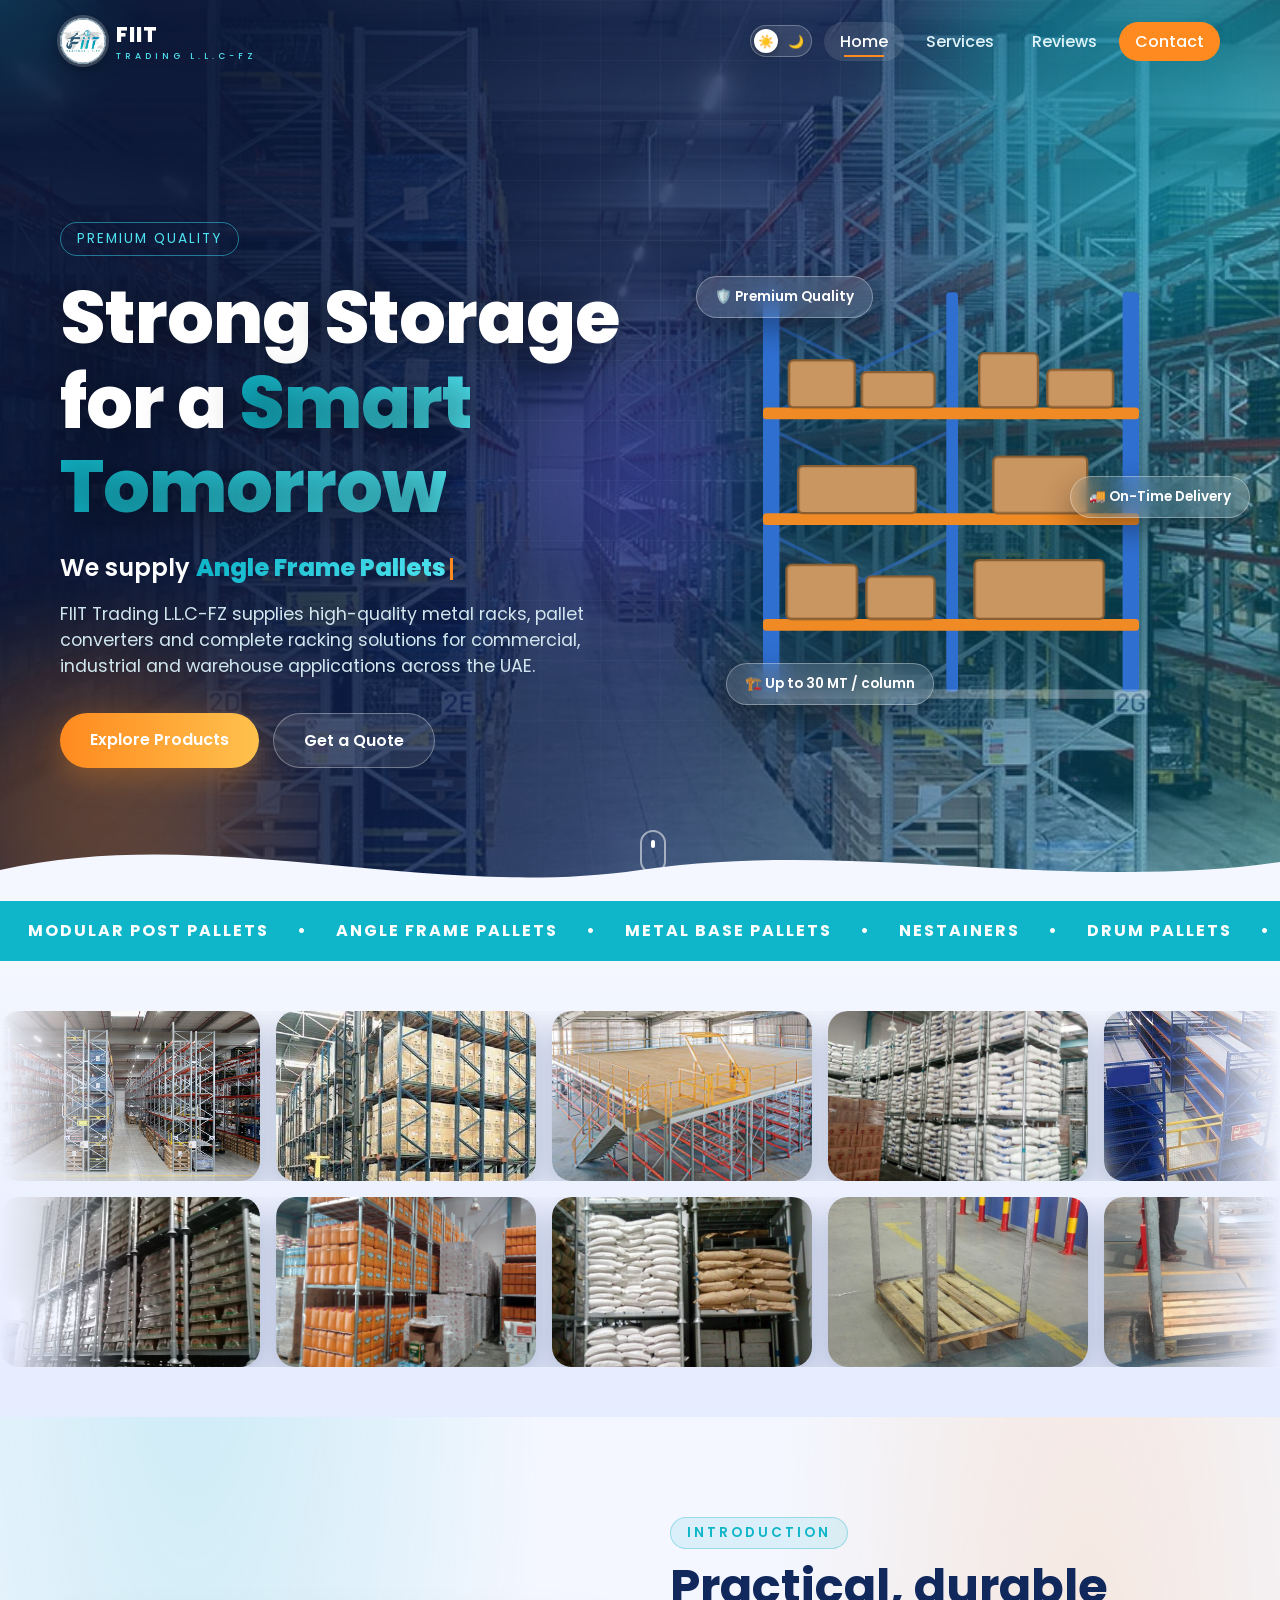
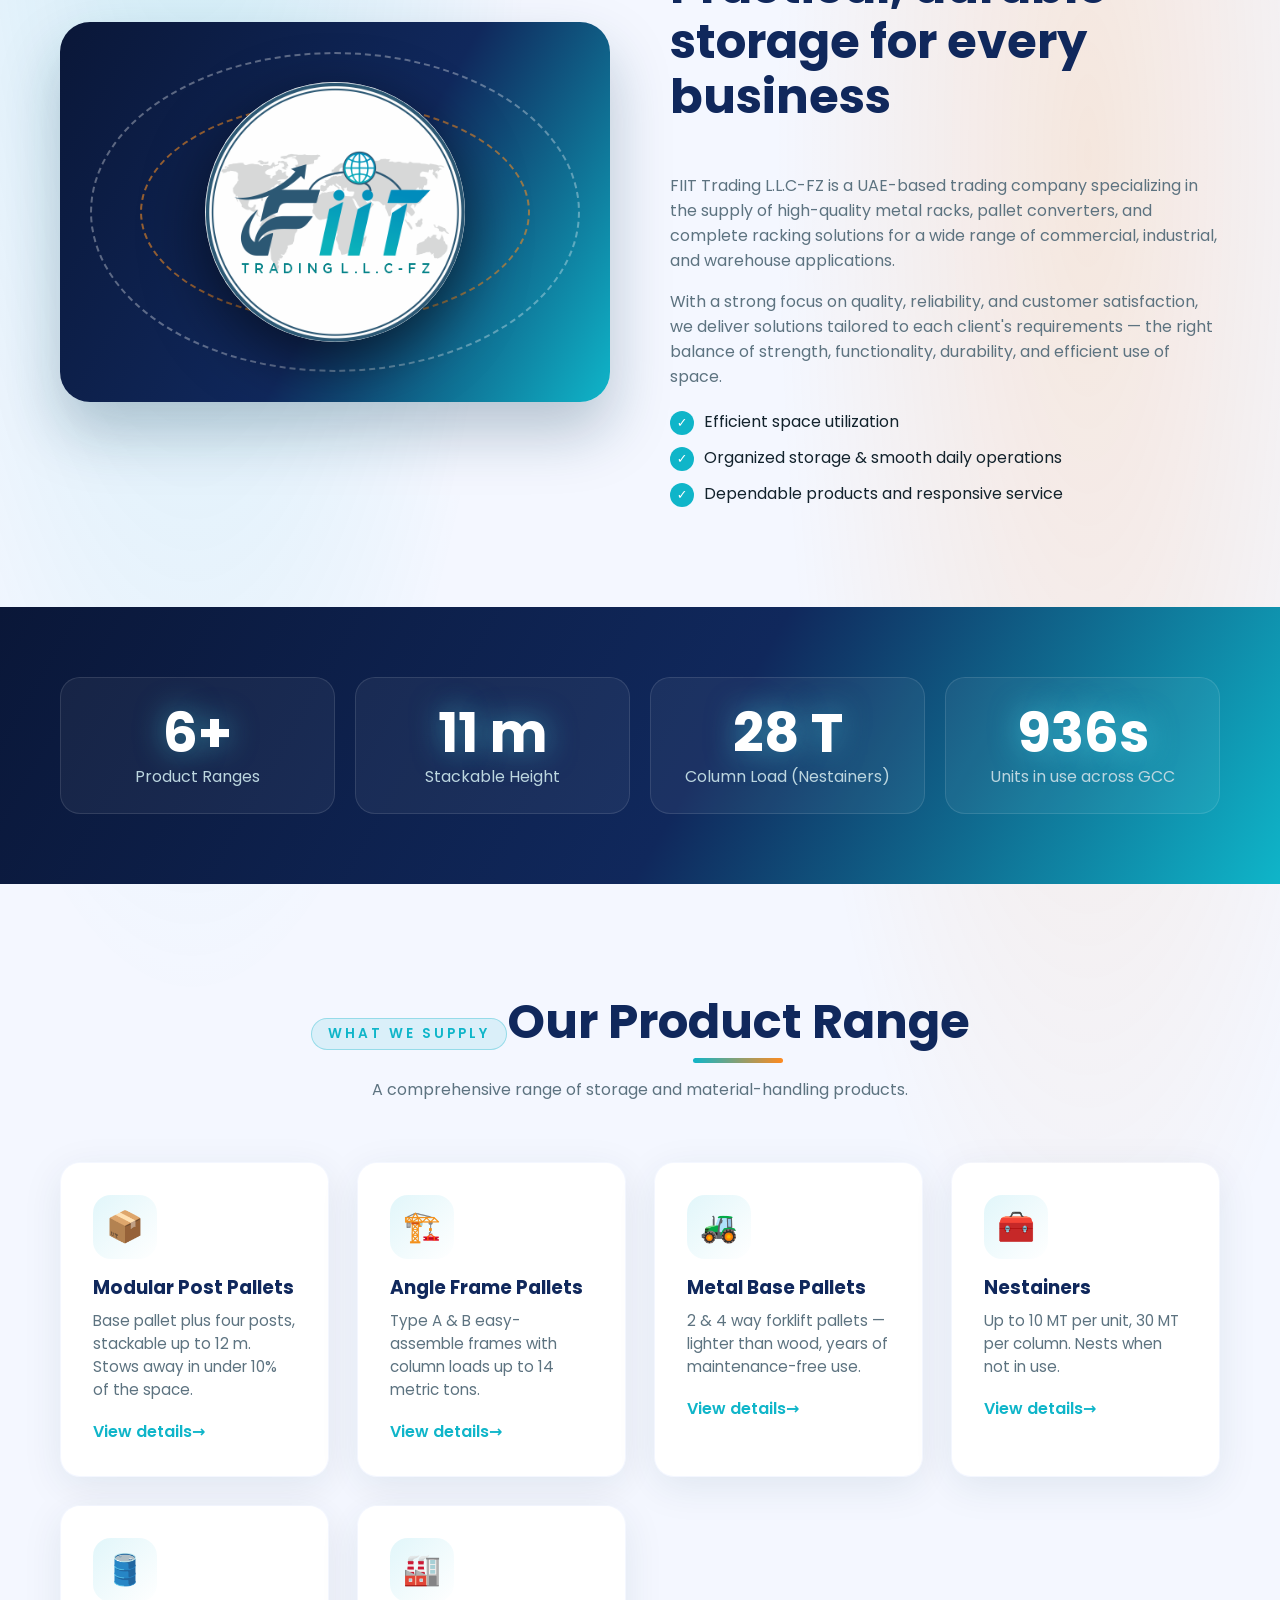
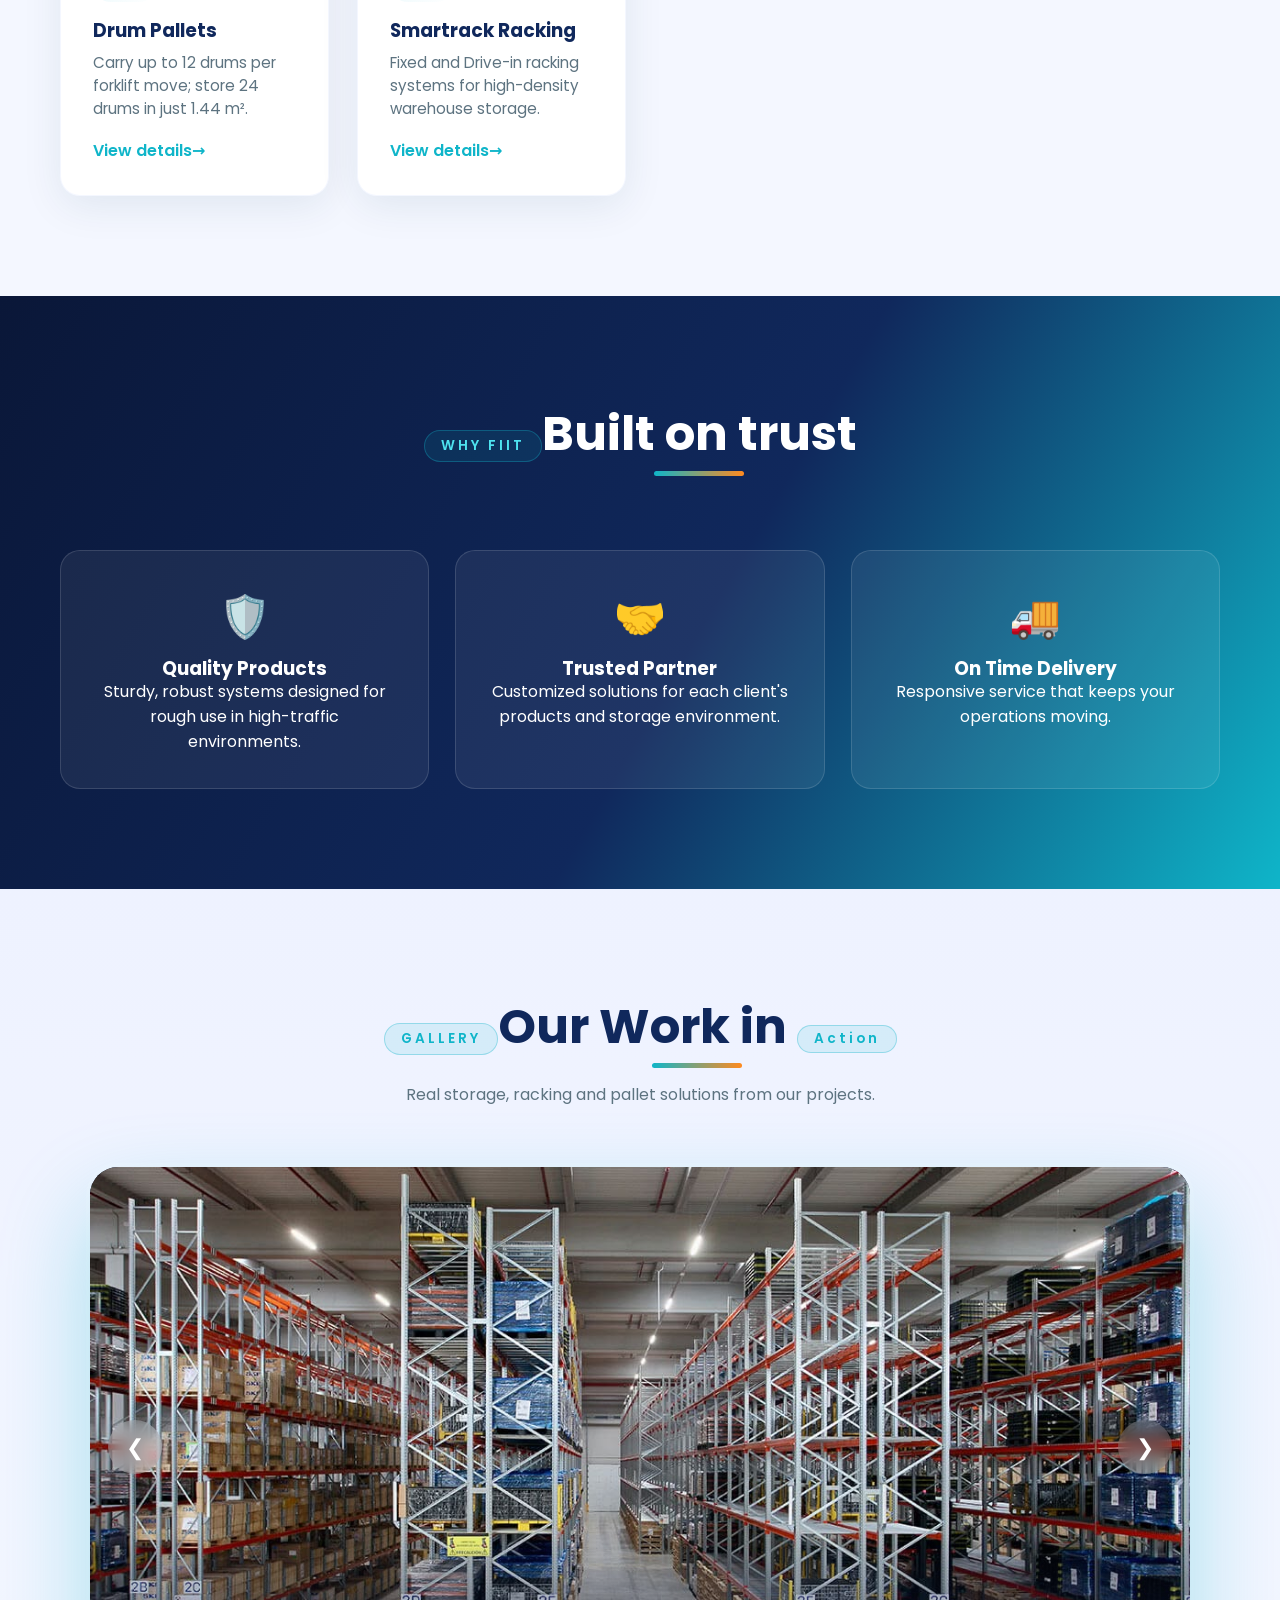
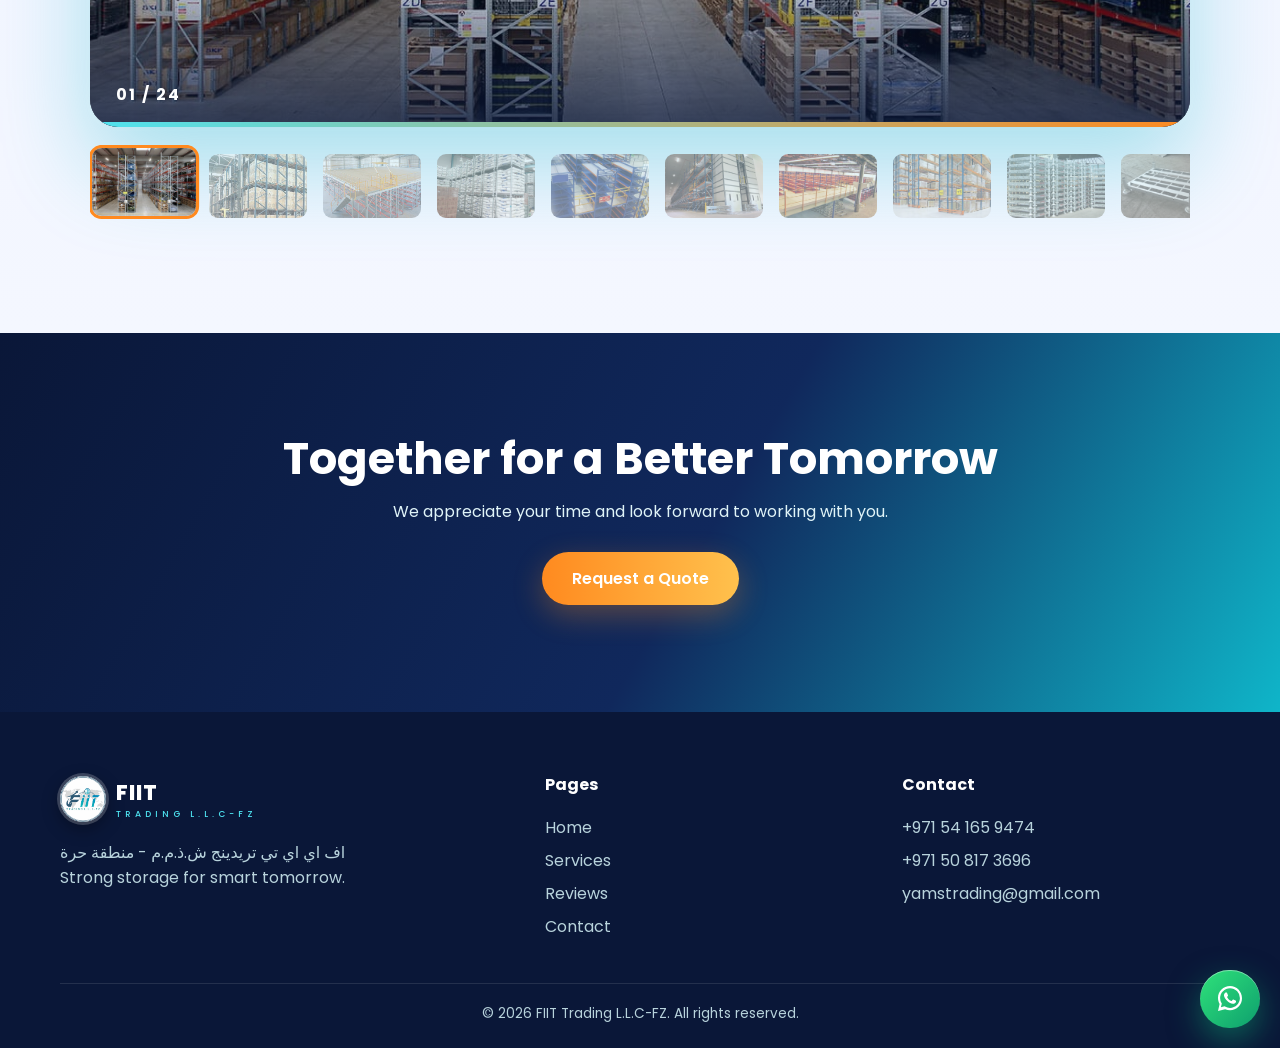
<file: fiit-site/index.html>
<!doctype html>
<html lang="en"><head><meta charset="utf-8"><meta name="viewport" content="width=device-width,initial-scale=1">
<title>FIIT Trading L.L.C-FZ | Metal Racks & Pallets UAE</title>
<meta name="description" content="UAE-based supplier of metal racks, pallet converters and complete racking solutions.">
<link rel="preconnect" href="https://fonts.googleapis.com"><link href="https://fonts.googleapis.com/css2?family=Poppins:wght@400;500;600;700;800&display=swap" rel="stylesheet">
<script>try{var t=localStorage.getItem("theme")||(matchMedia("(prefers-color-scheme:dark)").matches?"dark":"light");document.documentElement.dataset.theme=t}catch(e){}</script>
<link rel="icon" type="image/png" href="images/logo.png">
<link rel="stylesheet" href="style.css"></head><body>
<div id="bar"></div><div class="cursor"></div><div class="aurora"></div>
<nav><div class="wrap"><a href="index.html" class="logo"><img class="logo-img" src="images/logo.png" alt="FIIT Trading logo"><div>FIIT<small>TRADING L.L.C-FZ</small></div></a>
<button id="theme" class="tg" aria-label="Toggle dark/light theme"><span class="sun">☀️</span><span class="moon">🌙</span></button>
<button class="burger" aria-label="menu">☰</button>
<ul class="links"><li><a class="on" href="index.html">Home</a></li><li><a href="services.html">Services</a></li><li><a href="reviews.html">Reviews</a></li><li><a class="cta" href="contact.html">Contact</a></li></ul></div></nav>

<header class="hero"><div class="hero-bg"></div><div class="grid-bg"></div><div class="blob b1"></div><div class="blob b2"></div><div class="blob b3"></div><div class="particles"></div>
<div class="wrap"><div>
<span class="tag">PREMIUM QUALITY</span>
<h1>Strong Storage<br>for a <span class="grad">Smart Tomorrow</span></h1>
<div class="rot-line">We supply <b id="rot" class="grad">Modular Post Pallets</b><span class="caret"></span></div>
<p>FIIT Trading L.L.C-FZ supplies high-quality metal racks, pallet converters and complete racking solutions for commercial, industrial and warehouse applications across the UAE.</p>
<div class="btns"><a class="btn p" href="services.html">Explore Products</a><a class="btn g" href="contact.html">Get a Quote</a></div></div>
<div class="rack-box"><svg class="rack" viewBox="0 0 400 400" fill="none">
<g stroke-linecap="round">
<rect x="40" y="30" width="14" height="340" rx="3" fill="#2f6fd0"/><rect x="346" y="30" width="14" height="340" rx="3" fill="#2f6fd0"/>
<rect x="196" y="30" width="10" height="340" rx="3" fill="#2f6fd0"/>
<path d="M54 60L196 130M196 60L54 130M54 150L196 220M196 150L54 220M54 240L196 310M196 240L54 310" stroke="#2f6fd080" stroke-width="3"/>
<rect x="40" y="128" width="320" height="10" rx="3" fill="#f08a24"/><rect x="40" y="218" width="320" height="10" rx="3" fill="#f08a24"/><rect x="40" y="308" width="320" height="10" rx="3" fill="#f08a24"/>
<rect x="30" y="368" width="340" height="8" rx="4" fill="#ffffff44"/></g>
<g class="boxes" fill="#c99560" stroke="#8a5f33" stroke-width="2">
<rect class="box" style="animation-delay:.3s" x="62" y="88" width="56" height="40" rx="4"/><rect class="box" style="animation-delay:.5s" x="124" y="98" width="62" height="30" rx="4"/>
<rect class="box" style="animation-delay:.7s" x="224" y="82" width="50" height="46" rx="4"/><rect class="box" style="animation-delay:.9s" x="282" y="96" width="56" height="32" rx="4"/>
<rect class="box" style="animation-delay:1.1s" x="70" y="178" width="100" height="40" rx="4"/><rect class="box" style="animation-delay:1.3s" x="236" y="170" width="80" height="48" rx="4"/>
<rect class="box" style="animation-delay:1.5s" x="60" y="262" width="60" height="46" rx="4"/><rect class="box" style="animation-delay:1.7s" x="128" y="272" width="58" height="36" rx="4"/><rect class="box" style="animation-delay:1.9s" x="220" y="258" width="110" height="50" rx="4"/></g>
</svg><div class="chip c1">🛡️ Premium Quality</div><div class="chip c2">🚚 On-Time Delivery</div><div class="chip c3">🏗️ Up to 30 MT / column</div></div></div><div class="scroll"></div></header>
<svg class="wave" viewBox="0 0 1440 90" preserveAspectRatio="none"><path d="M0,40 C240,100 480,0 720,40 C960,80 1200,10 1440,50 L1440,0 L0,0 Z"/></svg>

<div class="marquee"><div><span>MODULAR POST PALLETS</span>•<span>ANGLE FRAME PALLETS</span>•<span>METAL BASE PALLETS</span>•<span>NESTAINERS</span>•<span>DRUM PALLETS</span>•<span>SMARTRACK RACKING</span>•<span>MODULAR POST PALLETS</span>•<span>ANGLE FRAME PALLETS</span>•<span>METAL BASE PALLETS</span>•<span>NESTAINERS</span>•<span>DRUM PALLETS</span>•<span>SMARTRACK RACKING</span>•</div></div>

<div class="ribbons"><div class="ribbon"><div><img src="images/p01.jpg" alt=""><img src="images/p02.jpg" alt=""><img src="images/p03.jpg" alt=""><img src="images/p04.jpg" alt=""><img src="images/p05.jpg" alt=""><img src="images/p06.jpg" alt=""><img src="images/p07.jpg" alt=""><img src="images/p08.jpg" alt=""><img src="images/p09.jpg" alt=""><img src="images/p10.jpg" alt=""><img src="images/p11.jpg" alt=""><img src="images/p12.jpg" alt=""><img src="images/p01.jpg" alt=""><img src="images/p02.jpg" alt=""><img src="images/p03.jpg" alt=""><img src="images/p04.jpg" alt=""><img src="images/p05.jpg" alt=""><img src="images/p06.jpg" alt=""><img src="images/p07.jpg" alt=""><img src="images/p08.jpg" alt=""><img src="images/p09.jpg" alt=""><img src="images/p10.jpg" alt=""><img src="images/p11.jpg" alt=""><img src="images/p12.jpg" alt=""></div></div><div class="ribbon rev2"><div><img src="images/p13.jpg" alt=""><img src="images/p14.jpg" alt=""><img src="images/p15.jpg" alt=""><img src="images/p16.jpg" alt=""><img src="images/p17.jpg" alt=""><img src="images/p18.jpg" alt=""><img src="images/p19.jpg" alt=""><img src="images/p20.jpg" alt=""><img src="images/p21.jpg" alt=""><img src="images/p22.jpg" alt=""><img src="images/p23.jpg" alt=""><img src="images/p24.jpg" alt=""><img src="images/p13.jpg" alt=""><img src="images/p14.jpg" alt=""><img src="images/p15.jpg" alt=""><img src="images/p16.jpg" alt=""><img src="images/p17.jpg" alt=""><img src="images/p18.jpg" alt=""><img src="images/p19.jpg" alt=""><img src="images/p20.jpg" alt=""><img src="images/p21.jpg" alt=""><img src="images/p22.jpg" alt=""><img src="images/p23.jpg" alt=""><img src="images/p24.jpg" alt=""></div></div></div>
<section class="about"><div class="wrap two">
<div class="rv l about-art"><div class="ring"></div><div class="ring"></div><img class="about-logo" src="images/logo.png" alt="FIIT Trading"></div>
<div class="rv r"><div class="sec-h" style="text-align:left;margin:0 0 20px"><span>INTRODUCTION</span><h2>Practical, durable storage for every business</h2></div>
<p>FIIT Trading L.L.C-FZ is a UAE-based trading company specializing in the supply of high-quality metal racks, pallet converters, and complete racking solutions for a wide range of commercial, industrial, and warehouse applications.</p>
<p>With a strong focus on quality, reliability, and customer satisfaction, we deliver solutions tailored to each client's requirements — the right balance of strength, functionality, durability, and efficient use of space.</p>
<ul class="ticks"><li>Efficient space utilization</li><li>Organized storage &amp; smooth daily operations</li><li>Dependable products and responsive service</li></ul></div></div></section>

<div class="stats"><div class="wrap">
<div class="rv"><h3 data-n="7" data-s="+">0</h3><p>Product Ranges</p></div>
<div class="rv"><h3 data-n="12" data-s=" m">0</h3><p>Stackable Height</p></div>
<div class="rv"><h3 data-n="30" data-s=" T">0</h3><p>Column Load (Nestainers)</p></div>
<div class="rv"><h3 data-n="1000" data-s="s">0</h3><p>Units in use across GCC</p></div></div></div>

<section><div class="wrap"><div class="sec-h rv"><span>WHAT WE SUPPLY</span><h2>Our Product Range</h2><p>A comprehensive range of storage and material-handling products.</p></div>
<div class="cards">
<a href="services.html" class="card rv"><div class="ico">📦</div><h3>Modular Post Pallets</h3><p>Base pallet plus four posts, stackable up to 12 m. Stows away in under 10% of the space.</p><span class="more">View details</span></a>
<a href="services.html" class="card rv"><div class="ico">🏗️</div><h3>Angle Frame Pallets</h3><p>Type A &amp; B easy-assemble frames with column loads up to 14 metric tons.</p><span class="more">View details</span></a>
<a href="services.html" class="card rv"><div class="ico">🚜</div><h3>Metal Base Pallets</h3><p>2 &amp; 4 way forklift pallets — lighter than wood, years of maintenance-free use.</p><span class="more">View details</span></a>
<a href="services.html" class="card rv"><div class="ico">🧰</div><h3>Nestainers</h3><p>Up to 10 MT per unit, 30 MT per column. Nests when not in use.</p><span class="more">View details</span></a>
<a href="services.html" class="card rv"><div class="ico">🛢️</div><h3>Drum Pallets</h3><p>Carry up to 12 drums per forklift move; store 24 drums in just 1.44 m².</p><span class="more">View details</span></a>
<a href="services.html" class="card rv"><div class="ico">🏭</div><h3>Smartrack Racking</h3><p>Fixed and Drive-in racking systems for high-density warehouse storage.</p><span class="more">View details</span></a>
</div></div></section>

<section class="dark"><div class="wrap"><div class="sec-h rv"><span style="color:var(--teal2)">WHY FIIT</span><h2>Built on trust</h2></div>
<div class="why"><div class="rv"><span class="big">🛡️</span><h3>Quality Products</h3><p>Sturdy, robust systems designed for rough use in high-traffic environments.</p></div>
<div class="rv"><span class="big">🤝</span><h3>Trusted Partner</h3><p>Customized solutions for each client's products and storage environment.</p></div>
<div class="rv"><span class="big">🚚</span><h3>On Time Delivery</h3><p>Responsive service that keeps your operations moving.</p></div></div></div></section>

<section class="soft"><div class="wrap"><div class="sec-h rv"><span>GALLERY</span><h2>Our Work in <span class="grad">Action</span></h2><p>Real storage, racking and pallet solutions from our projects.</p></div>
<div class="gal rv"><div class="gal-stage"><span class="gal-count"></span><div class="gal-prog"></div><button class="ar prev" aria-label="Previous">❮</button><button class="ar next" aria-label="Next">❯</button></div><div class="thumbs"></div></div></div></section>

<section class="cta-band"><div class="wrap rv"><h2>Together for a Better Tomorrow</h2><p>We appreciate your time and look forward to working with you.</p><a class="btn p" href="contact.html">Request a Quote</a></div></section>

<footer><div class="wrap"><div><a href="index.html" class="logo"><img class="logo-img" src="images/logo.png" alt="FIIT Trading logo"><div>FIIT<small>TRADING L.L.C-FZ</small></div></a><p style="margin-top:14px">اف اي اي تي تريدينج ش.ذ.م.م - منطقة حرة<br>Strong storage for smart tomorrow.</p></div>
<div><h4>Pages</h4><a href="index.html">Home</a><a href="services.html">Services</a><a href="reviews.html">Reviews</a><a href="contact.html">Contact</a></div>
<div><h4>Contact</h4><a href="tel:+971541659474">+971 54 165 9474</a><a href="tel:+971508173696">+971 50 817 3696</a><a href="mailto:yamstrading@gmail.com">yamstrading@gmail.com</a></div>
<div class="copy">© 2026 FIIT Trading L.L.C-FZ. All rights reserved.</div></div></footer>
<a class="wa" href="https://wa.me/971541659474?text=Hello%20FIIT%20Trading%2C%20I%20need%20a%20quotation" target="_blank" rel="noopener" aria-label="Chat on WhatsApp"><svg viewBox="0 0 32 32" fill="currentColor" aria-hidden="true"><path d="M16.04 3C9.4 3 4 8.4 4 15.03c0 2.12.55 4.19 1.6 6.01L4 28l7.13-1.87a12 12 0 0 0 4.9 1.04h.01C22.66 27.17 28 21.77 28 15.14 28 8.5 22.68 3 16.04 3zm0 21.9h-.01a9.9 9.9 0 0 1-5.05-1.39l-.36-.21-3.76.99 1-3.67-.24-.38a9.86 9.86 0 0 1-1.51-5.2c0-5.45 4.44-9.89 9.9-9.89 2.64 0 5.12 1.03 6.99 2.9a9.8 9.8 0 0 1 2.9 7c0 5.46-4.44 9.9-9.86 9.9zm5.42-7.4c-.3-.15-1.76-.87-2.03-.97-.27-.1-.47-.15-.67.15-.2.3-.77.97-.94 1.17-.17.2-.35.22-.65.07-.3-.15-1.26-.46-2.4-1.48-.89-.79-1.49-1.77-1.66-2.07-.17-.3-.02-.46.13-.61.14-.13.3-.35.45-.52.15-.17.2-.3.3-.5.1-.2.05-.37-.02-.52-.08-.15-.67-1.61-.92-2.2-.24-.58-.49-.5-.67-.51h-.57c-.2 0-.52.07-.8.37-.27.3-1.04 1.02-1.04 2.48s1.07 2.88 1.22 3.08c.15.2 2.1 3.2 5.08 4.49.71.31 1.26.49 1.7.63.71.23 1.36.2 1.88.12.57-.09 1.76-.72 2-1.41.25-.7.25-1.29.17-1.41-.07-.13-.27-.2-.57-.35z"/></svg><span class="wa-t">Chat with us</span></a>
<script src="main.js"></script></body></html>
</file>
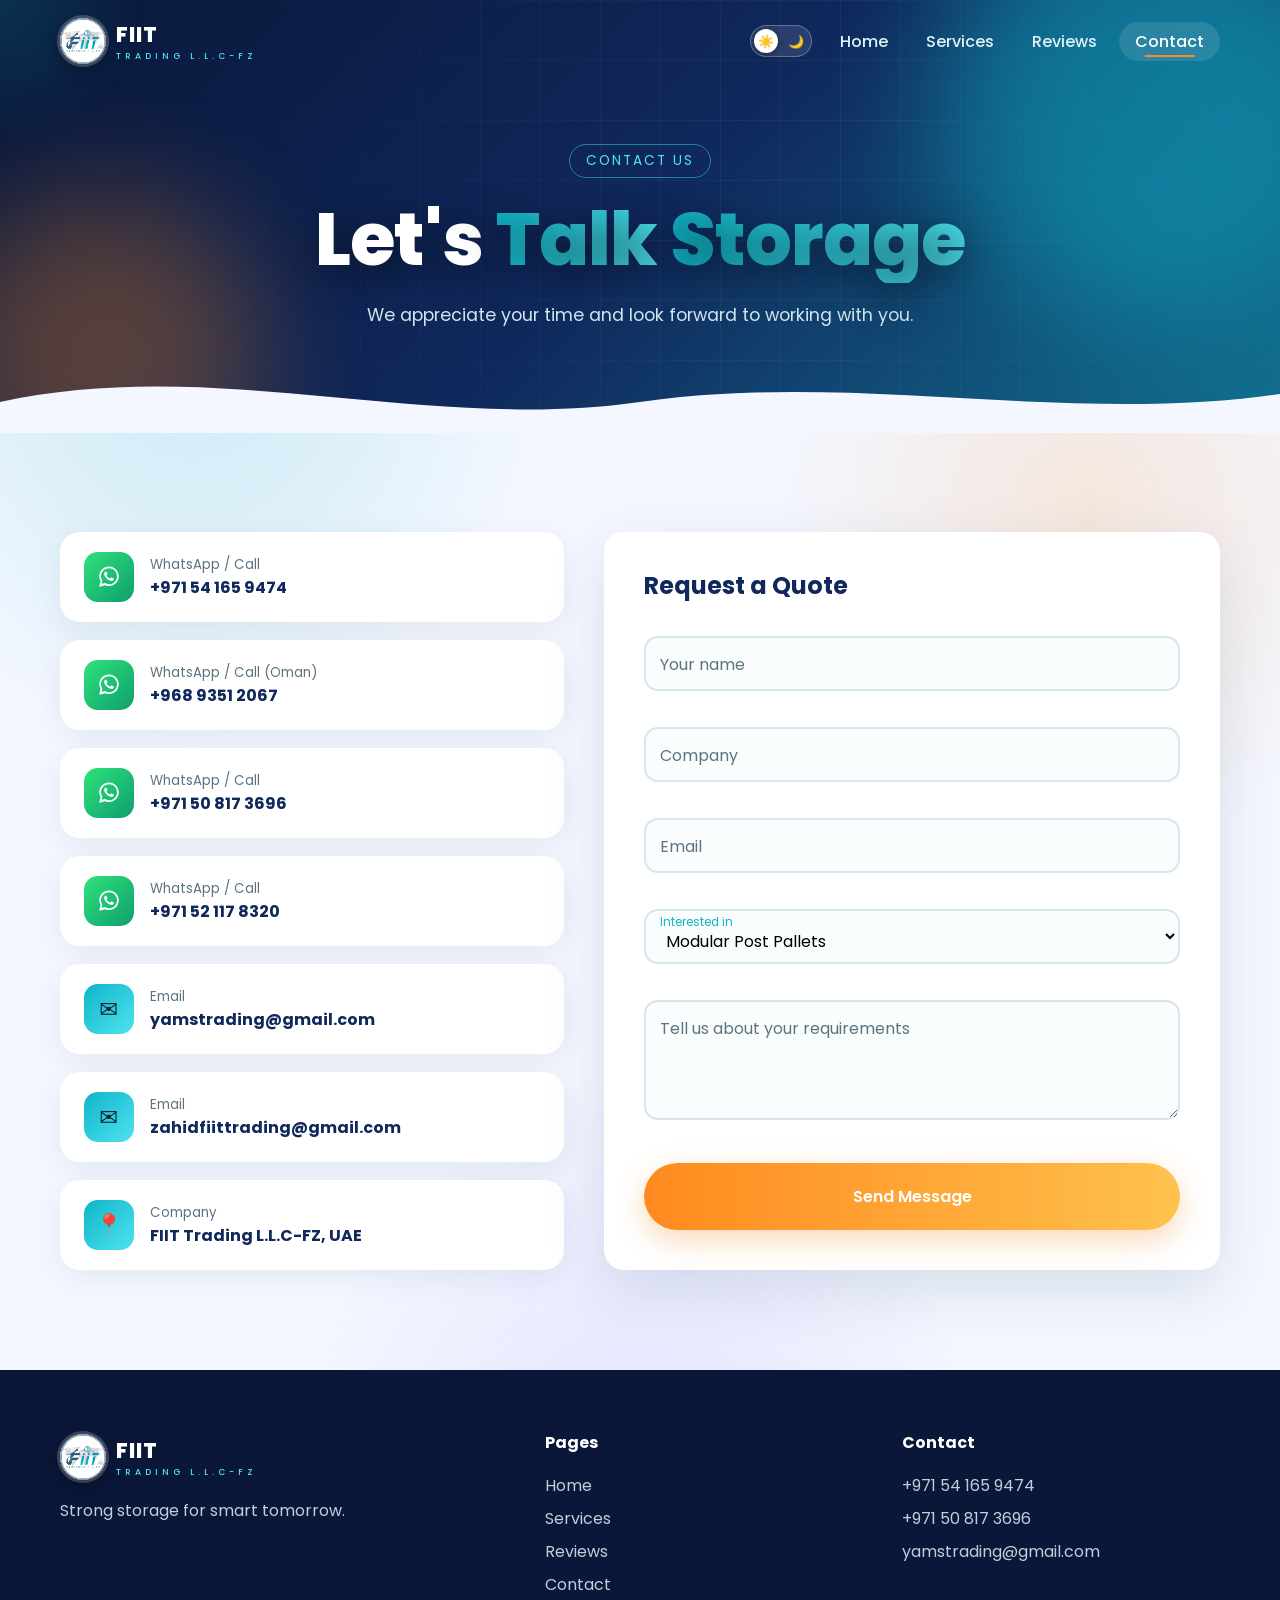
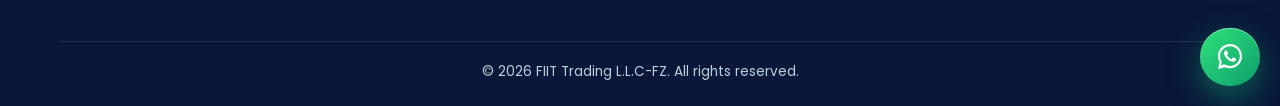
<file: fiit-site/contact.html>
<!doctype html>
<html lang="en"><head><meta charset="utf-8"><meta name="viewport" content="width=device-width,initial-scale=1">
<title>Contact | FIIT Trading L.L.C-FZ</title>
<link rel="preconnect" href="https://fonts.googleapis.com"><link href="https://fonts.googleapis.com/css2?family=Poppins:wght@400;500;600;700;800&display=swap" rel="stylesheet">
<script>try{var t=localStorage.getItem("theme")||(matchMedia("(prefers-color-scheme:dark)").matches?"dark":"light");document.documentElement.dataset.theme=t}catch(e){}</script>
<link rel="icon" type="image/png" href="images/logo.png">
<link rel="stylesheet" href="style.css"></head><body>
<div id="bar"></div><div class="cursor"></div><div class="aurora"></div>
<nav><div class="wrap"><a href="index.html" class="logo"><img class="logo-img" src="images/logo.png" alt="FIIT Trading logo"><div>FIIT<small>TRADING L.L.C-FZ</small></div></a>
<button id="theme" class="tg" aria-label="Toggle dark/light theme"><span class="sun">☀️</span><span class="moon">🌙</span></button>
<button class="burger" aria-label="menu">☰</button>
<ul class="links"><li><a href="index.html">Home</a></li><li><a href="services.html">Services</a></li><li><a href="reviews.html">Reviews</a></li><li><a class="cta on" href="contact.html">Contact</a></li></ul></div></nav>

<header class="hero small"><div class="grid-bg"></div><div class="blob b1"></div><div class="blob b2"></div><div class="particles"></div>
<div class="wrap"><div><span class="tag">CONTACT US</span><h1>Let's <span class="grad">Talk Storage</span></h1><p>We appreciate your time and look forward to working with you.</p></div></div></header>
<svg class="wave" viewBox="0 0 1440 90" preserveAspectRatio="none"><path d="M0,40 C240,100 480,0 720,40 C960,80 1200,10 1440,50 L1440,0 L0,0 Z"/></svg>

<section><div class="wrap contact-grid">
<div class="info">
<a class="rv l" href="https://wa.me/971541659474" target="_blank"><span class="ci wi"><svg viewBox="0 0 32 32" fill="currentColor" aria-hidden="true"><path d="M16.04 3C9.4 3 4 8.4 4 15.03c0 2.12.55 4.19 1.6 6.01L4 28l7.13-1.87a12 12 0 0 0 4.9 1.04h.01C22.66 27.17 28 21.77 28 15.14 28 8.5 22.68 3 16.04 3zm0 21.9h-.01a9.9 9.9 0 0 1-5.05-1.39l-.36-.21-3.76.99 1-3.67-.24-.38a9.86 9.86 0 0 1-1.51-5.2c0-5.45 4.44-9.89 9.9-9.89 2.64 0 5.12 1.03 6.99 2.9a9.8 9.8 0 0 1 2.9 7c0 5.46-4.44 9.9-9.86 9.9zm5.42-7.4c-.3-.15-1.76-.87-2.03-.97-.27-.1-.47-.15-.67.15-.2.3-.77.97-.94 1.17-.17.2-.35.22-.65.07-.3-.15-1.26-.46-2.4-1.48-.89-.79-1.49-1.77-1.66-2.07-.17-.3-.02-.46.13-.61.14-.13.3-.35.45-.52.15-.17.2-.3.3-.5.1-.2.05-.37-.02-.52-.08-.15-.67-1.61-.92-2.2-.24-.58-.49-.5-.67-.51h-.57c-.2 0-.52.07-.8.37-.27.3-1.04 1.02-1.04 2.48s1.07 2.88 1.22 3.08c.15.2 2.1 3.2 5.08 4.49.71.31 1.26.49 1.7.63.71.23 1.36.2 1.88.12.57-.09 1.76-.72 2-1.41.25-.7.25-1.29.17-1.41-.07-.13-.27-.2-.57-.35z"/></svg></span><div><small>WhatsApp / Call</small><b>+971 54 165 9474</b></div></a>
<a class="rv l" href="https://wa.me/96893512067" target="_blank"><span class="ci wi"><svg viewBox="0 0 32 32" fill="currentColor" aria-hidden="true"><path d="M16.04 3C9.4 3 4 8.4 4 15.03c0 2.12.55 4.19 1.6 6.01L4 28l7.13-1.87a12 12 0 0 0 4.9 1.04h.01C22.66 27.17 28 21.77 28 15.14 28 8.5 22.68 3 16.04 3zm0 21.9h-.01a9.9 9.9 0 0 1-5.05-1.39l-.36-.21-3.76.99 1-3.67-.24-.38a9.86 9.86 0 0 1-1.51-5.2c0-5.45 4.44-9.89 9.9-9.89 2.64 0 5.12 1.03 6.99 2.9a9.8 9.8 0 0 1 2.9 7c0 5.46-4.44 9.9-9.86 9.9zm5.42-7.4c-.3-.15-1.76-.87-2.03-.97-.27-.1-.47-.15-.67.15-.2.3-.77.97-.94 1.17-.17.2-.35.22-.65.07-.3-.15-1.26-.46-2.4-1.48-.89-.79-1.49-1.77-1.66-2.07-.17-.3-.02-.46.13-.61.14-.13.3-.35.45-.52.15-.17.2-.3.3-.5.1-.2.05-.37-.02-.52-.08-.15-.67-1.61-.92-2.2-.24-.58-.49-.5-.67-.51h-.57c-.2 0-.52.07-.8.37-.27.3-1.04 1.02-1.04 2.48s1.07 2.88 1.22 3.08c.15.2 2.1 3.2 5.08 4.49.71.31 1.26.49 1.7.63.71.23 1.36.2 1.88.12.57-.09 1.76-.72 2-1.41.25-.7.25-1.29.17-1.41-.07-.13-.27-.2-.57-.35z"/></svg></span><div><small>WhatsApp / Call (Oman)</small><b>+968 9351 2067</b></div></a>
<a class="rv l" href="https://wa.me/971508173696" target="_blank"><span class="ci wi"><svg viewBox="0 0 32 32" fill="currentColor" aria-hidden="true"><path d="M16.04 3C9.4 3 4 8.4 4 15.03c0 2.12.55 4.19 1.6 6.01L4 28l7.13-1.87a12 12 0 0 0 4.9 1.04h.01C22.66 27.17 28 21.77 28 15.14 28 8.5 22.68 3 16.04 3zm0 21.9h-.01a9.9 9.9 0 0 1-5.05-1.39l-.36-.21-3.76.99 1-3.67-.24-.38a9.86 9.86 0 0 1-1.51-5.2c0-5.45 4.44-9.89 9.9-9.89 2.64 0 5.12 1.03 6.99 2.9a9.8 9.8 0 0 1 2.9 7c0 5.46-4.44 9.9-9.86 9.9zm5.42-7.4c-.3-.15-1.76-.87-2.03-.97-.27-.1-.47-.15-.67.15-.2.3-.77.97-.94 1.17-.17.2-.35.22-.65.07-.3-.15-1.26-.46-2.4-1.48-.89-.79-1.49-1.77-1.66-2.07-.17-.3-.02-.46.13-.61.14-.13.3-.35.45-.52.15-.17.2-.3.3-.5.1-.2.05-.37-.02-.52-.08-.15-.67-1.61-.92-2.2-.24-.58-.49-.5-.67-.51h-.57c-.2 0-.52.07-.8.37-.27.3-1.04 1.02-1.04 2.48s1.07 2.88 1.22 3.08c.15.2 2.1 3.2 5.08 4.49.71.31 1.26.49 1.7.63.71.23 1.36.2 1.88.12.57-.09 1.76-.72 2-1.41.25-.7.25-1.29.17-1.41-.07-.13-.27-.2-.57-.35z"/></svg></span><div><small>WhatsApp / Call</small><b>+971 50 817 3696</b></div></a>
<a class="rv l" href="https://wa.me/971521178320" target="_blank"><span class="ci wi"><svg viewBox="0 0 32 32" fill="currentColor" aria-hidden="true"><path d="M16.04 3C9.4 3 4 8.4 4 15.03c0 2.12.55 4.19 1.6 6.01L4 28l7.13-1.87a12 12 0 0 0 4.9 1.04h.01C22.66 27.17 28 21.77 28 15.14 28 8.5 22.68 3 16.04 3zm0 21.9h-.01a9.9 9.9 0 0 1-5.05-1.39l-.36-.21-3.76.99 1-3.67-.24-.38a9.86 9.86 0 0 1-1.51-5.2c0-5.45 4.44-9.89 9.9-9.89 2.64 0 5.12 1.03 6.99 2.9a9.8 9.8 0 0 1 2.9 7c0 5.46-4.44 9.9-9.86 9.9zm5.42-7.4c-.3-.15-1.76-.87-2.03-.97-.27-.1-.47-.15-.67.15-.2.3-.77.97-.94 1.17-.17.2-.35.22-.65.07-.3-.15-1.26-.46-2.4-1.48-.89-.79-1.49-1.77-1.66-2.07-.17-.3-.02-.46.13-.61.14-.13.3-.35.45-.52.15-.17.2-.3.3-.5.1-.2.05-.37-.02-.52-.08-.15-.67-1.61-.92-2.2-.24-.58-.49-.5-.67-.51h-.57c-.2 0-.52.07-.8.37-.27.3-1.04 1.02-1.04 2.48s1.07 2.88 1.22 3.08c.15.2 2.1 3.2 5.08 4.49.71.31 1.26.49 1.7.63.71.23 1.36.2 1.88.12.57-.09 1.76-.72 2-1.41.25-.7.25-1.29.17-1.41-.07-.13-.27-.2-.57-.35z"/></svg></span><div><small>WhatsApp / Call</small><b>+971 52 117 8320</b></div></a>
<a class="rv l" href="mailto:yamstrading@gmail.com"><span class="ci">✉️</span><div><small>Email</small><b>yamstrading@gmail.com</b></div></a>
<a class="rv l" href="mailto:zahidfiittrading@gmail.com"><span class="ci">✉️</span><div><small>Email</small><b>zahidfiittrading@gmail.com</b></div></a>
<div class="rv l"><span class="ci">📍</span><div><small>Company</small><b>FIIT Trading L.L.C-FZ, UAE</b></div></div>
</div>

<form class="rv r">
<h2 style="color:var(--navy)">Request a Quote</h2>
<div class="f"><input name="name" placeholder=" " required><label>Your name</label></div>
<div class="f"><input name="company" placeholder=" "><label>Company</label></div>
<div class="f"><input name="email" type="email" placeholder=" " required><label>Email</label></div>
<div class="f"><select name="product"><option>Modular Post Pallets</option><option>Angle Frame Pallets</option><option>Metal Base Pallets</option><option>Nestainers</option><option>Drum Pallets</option><option>Smartrack Fixed Racking</option><option>Smartrack Drive-in Racking</option><option>Other / Custom</option></select><label>Interested in</label></div>
<div class="f"><textarea name="message" placeholder=" " required></textarea><label>Tell us about your requirements</label></div>
<button class="btn p" type="submit">Send Message</button>
<div class="ok">✅ Thank you! Opening WhatsApp to send your enquiry…</div>
</form></div></section>

<footer><div class="wrap"><div><a href="index.html" class="logo"><img class="logo-img" src="images/logo.png" alt="FIIT Trading logo"><div>FIIT<small>TRADING L.L.C-FZ</small></div></a><p style="margin-top:14px">Strong storage for smart tomorrow.</p></div>
<div><h4>Pages</h4><a href="index.html">Home</a><a href="services.html">Services</a><a href="reviews.html">Reviews</a><a href="contact.html">Contact</a></div>
<div><h4>Contact</h4><a href="tel:+971541659474">+971 54 165 9474</a><a href="tel:+971508173696">+971 50 817 3696</a><a href="mailto:yamstrading@gmail.com">yamstrading@gmail.com</a></div>
<div class="copy">© 2026 FIIT Trading L.L.C-FZ. All rights reserved.</div></div></footer>
<a class="wa" href="https://wa.me/971541659474?text=Hello%20FIIT%20Trading%2C%20I%20need%20a%20quotation" target="_blank" rel="noopener" aria-label="Chat on WhatsApp"><svg viewBox="0 0 32 32" fill="currentColor" aria-hidden="true"><path d="M16.04 3C9.4 3 4 8.4 4 15.03c0 2.12.55 4.19 1.6 6.01L4 28l7.13-1.87a12 12 0 0 0 4.9 1.04h.01C22.66 27.17 28 21.77 28 15.14 28 8.5 22.68 3 16.04 3zm0 21.9h-.01a9.9 9.9 0 0 1-5.05-1.39l-.36-.21-3.76.99 1-3.67-.24-.38a9.86 9.86 0 0 1-1.51-5.2c0-5.45 4.44-9.89 9.9-9.89 2.64 0 5.12 1.03 6.99 2.9a9.8 9.8 0 0 1 2.9 7c0 5.46-4.44 9.9-9.86 9.9zm5.42-7.4c-.3-.15-1.76-.87-2.03-.97-.27-.1-.47-.15-.67.15-.2.3-.77.97-.94 1.17-.17.2-.35.22-.65.07-.3-.15-1.26-.46-2.4-1.48-.89-.79-1.49-1.77-1.66-2.07-.17-.3-.02-.46.13-.61.14-.13.3-.35.45-.52.15-.17.2-.3.3-.5.1-.2.05-.37-.02-.52-.08-.15-.67-1.61-.92-2.2-.24-.58-.49-.5-.67-.51h-.57c-.2 0-.52.07-.8.37-.27.3-1.04 1.02-1.04 2.48s1.07 2.88 1.22 3.08c.15.2 2.1 3.2 5.08 4.49.71.31 1.26.49 1.7.63.71.23 1.36.2 1.88.12.57-.09 1.76-.72 2-1.41.25-.7.25-1.29.17-1.41-.07-.13-.27-.2-.57-.35z"/></svg><span class="wa-t">Chat with us</span></a>
<script src="main.js"></script></body></html>
</file>
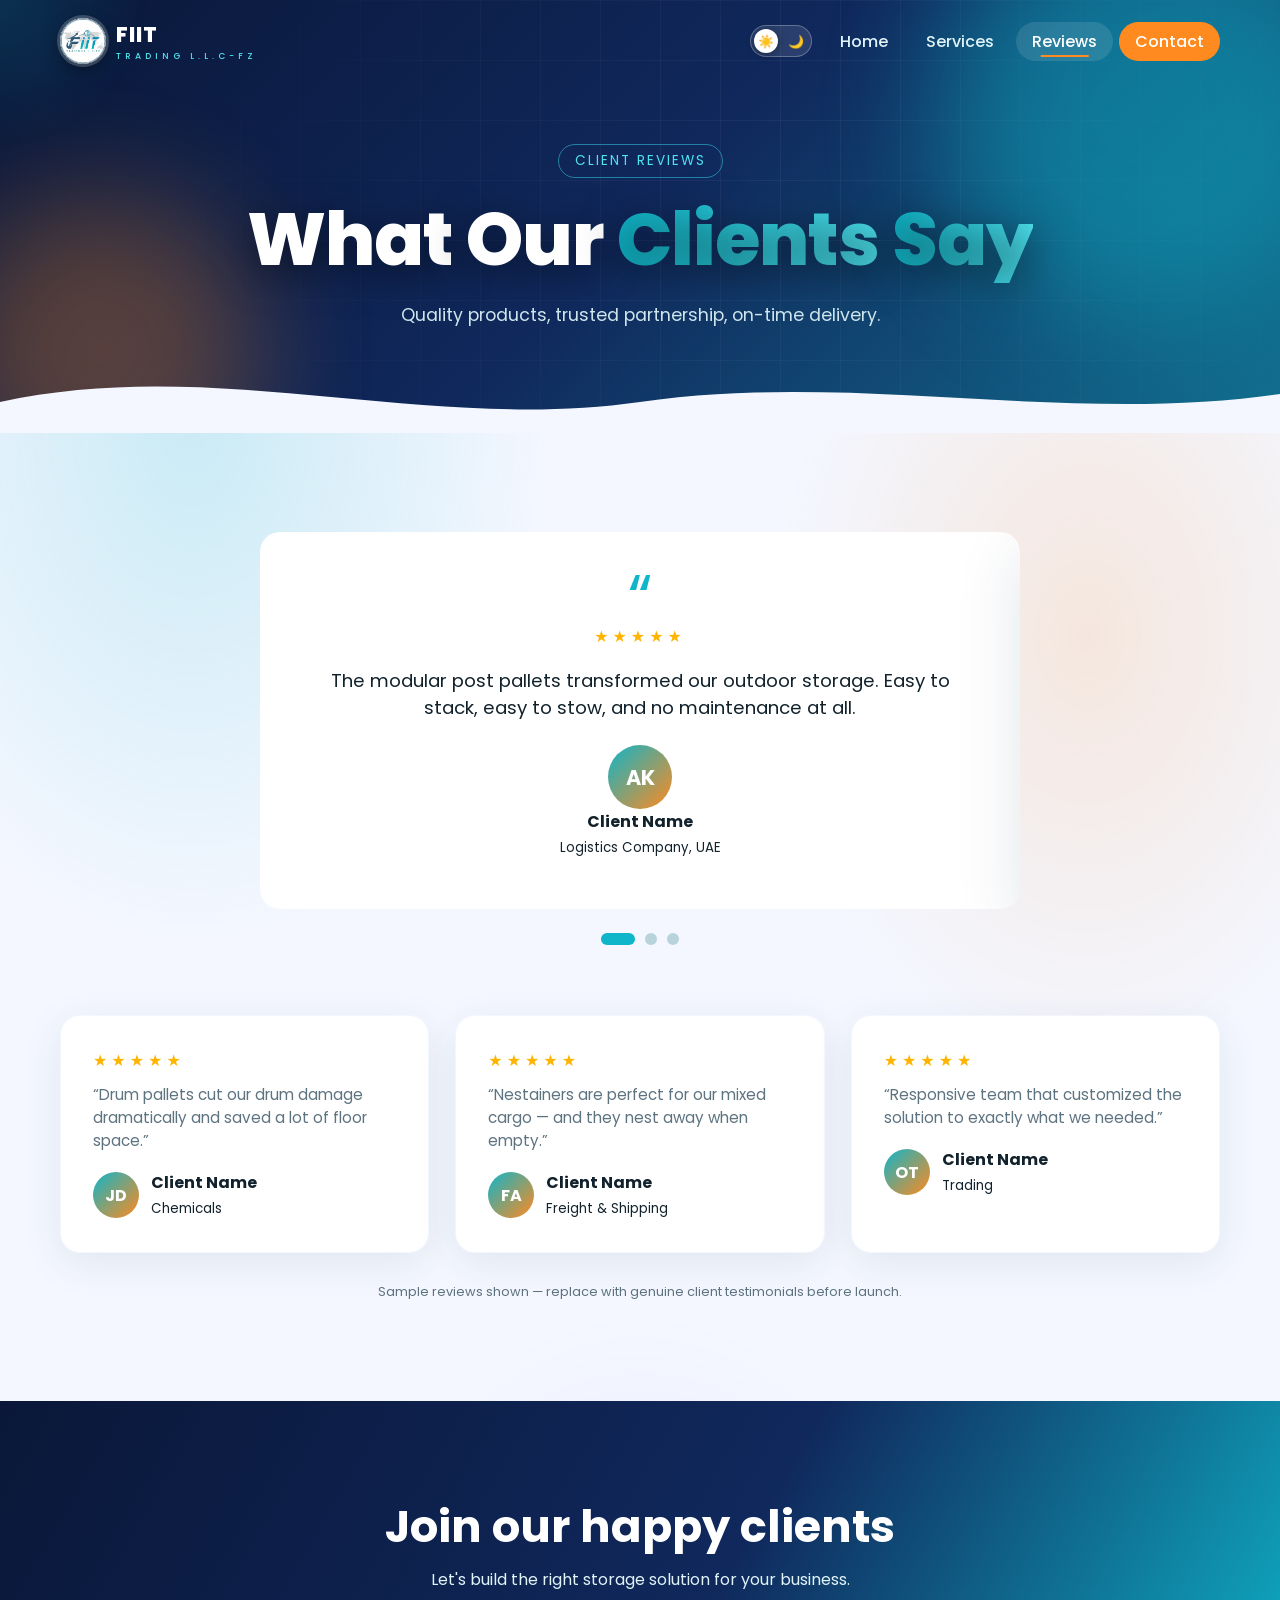
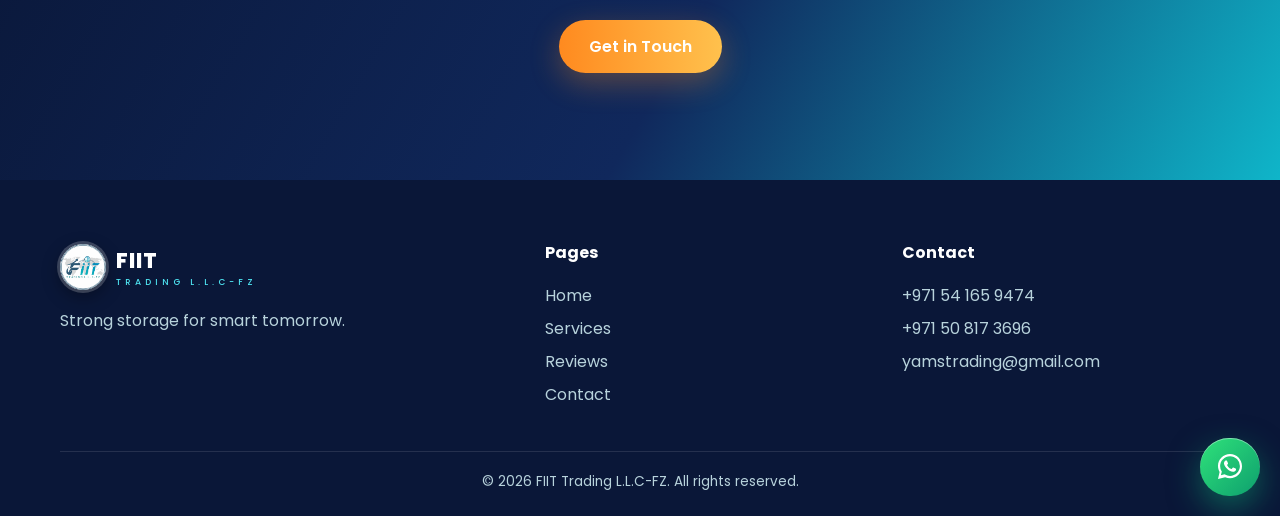
<file: fiit-site/reviews.html>
<!doctype html>
<html lang="en"><head><meta charset="utf-8"><meta name="viewport" content="width=device-width,initial-scale=1">
<title>Reviews | FIIT Trading L.L.C-FZ</title>
<link rel="preconnect" href="https://fonts.googleapis.com"><link href="https://fonts.googleapis.com/css2?family=Poppins:wght@400;500;600;700;800&display=swap" rel="stylesheet">
<script>try{var t=localStorage.getItem("theme")||(matchMedia("(prefers-color-scheme:dark)").matches?"dark":"light");document.documentElement.dataset.theme=t}catch(e){}</script>
<link rel="icon" type="image/png" href="images/logo.png">
<link rel="stylesheet" href="style.css"></head><body>
<div id="bar"></div><div class="cursor"></div><div class="aurora"></div>
<nav><div class="wrap"><a href="index.html" class="logo"><img class="logo-img" src="images/logo.png" alt="FIIT Trading logo"><div>FIIT<small>TRADING L.L.C-FZ</small></div></a>
<button id="theme" class="tg" aria-label="Toggle dark/light theme"><span class="sun">☀️</span><span class="moon">🌙</span></button>
<button class="burger" aria-label="menu">☰</button>
<ul class="links"><li><a href="index.html">Home</a></li><li><a href="services.html">Services</a></li><li><a class="on" href="reviews.html">Reviews</a></li><li><a class="cta" href="contact.html">Contact</a></li></ul></div></nav>

<header class="hero small"><div class="grid-bg"></div><div class="blob b1"></div><div class="blob b2"></div><div class="particles"></div>
<div class="wrap"><div><span class="tag">CLIENT REVIEWS</span><h1>What Our <span class="grad">Clients Say</span></h1><p>Quality products, trusted partnership, on-time delivery.</p></div></div></header>
<svg class="wave" viewBox="0 0 1440 90" preserveAspectRatio="none"><path d="M0,40 C240,100 480,0 720,40 C960,80 1200,10 1440,50 L1440,0 L0,0 Z"/></svg>

<section><div class="wrap">
<div class="rev-wrap rv"><div class="rev-track"><div class="rev-in">
<!-- PLACEHOLDER REVIEWS: replace with real client feedback -->
<div class="rev"><div class="q">“</div><div class="stars">★★★★★</div><p>The modular post pallets transformed our outdoor storage. Easy to stack, easy to stow, and no maintenance at all.</p><div class="avatar">AK</div><b>Client Name</b><br><small>Logistics Company, UAE</small></div>
<div class="rev"><div class="q">“</div><div class="stars">★★★★★</div><p>Smartrack racking gave us far better use of our warehouse space. Professional service from start to finish.</p><div class="avatar">MR</div><b>Client Name</b><br><small>Warehouse Operator</small></div>
<div class="rev"><div class="q">“</div><div class="stars">★★★★★</div><p>Metal base pallets are lighter and tougher than the wooden ones we used before. Delivery was right on time.</p><div class="avatar">SH</div><b>Client Name</b><br><small>Manufacturing</small></div>
</div></div><div class="dots"></div></div>

<div class="rev-grid">
<div class="card rv"><div class="stars">★★★★★</div><p>“Drum pallets cut our drum damage dramatically and saved a lot of floor space.”</p><div class="who"><div class="avatar">JD</div><div><b>Client Name</b><br><small>Chemicals</small></div></div></div>
<div class="card rv"><div class="stars">★★★★★</div><p>“Nestainers are perfect for our mixed cargo — and they nest away when empty.”</p><div class="who"><div class="avatar">FA</div><div><b>Client Name</b><br><small>Freight &amp; Shipping</small></div></div></div>
<div class="card rv"><div class="stars">★★★★★</div><p>“Responsive team that customized the solution to exactly what we needed.”</p><div class="who"><div class="avatar">OT</div><div><b>Client Name</b><br><small>Trading</small></div></div></div>
</div>
<p class="note">Sample reviews shown — replace with genuine client testimonials before launch.</p>
</div></section>

<section class="cta-band"><div class="wrap rv"><h2>Join our happy clients</h2><p>Let's build the right storage solution for your business.</p><a class="btn p" href="contact.html">Get in Touch</a></div></section>

<footer><div class="wrap"><div><a href="index.html" class="logo"><img class="logo-img" src="images/logo.png" alt="FIIT Trading logo"><div>FIIT<small>TRADING L.L.C-FZ</small></div></a><p style="margin-top:14px">Strong storage for smart tomorrow.</p></div>
<div><h4>Pages</h4><a href="index.html">Home</a><a href="services.html">Services</a><a href="reviews.html">Reviews</a><a href="contact.html">Contact</a></div>
<div><h4>Contact</h4><a href="tel:+971541659474">+971 54 165 9474</a><a href="tel:+971508173696">+971 50 817 3696</a><a href="mailto:yamstrading@gmail.com">yamstrading@gmail.com</a></div>
<div class="copy">© 2026 FIIT Trading L.L.C-FZ. All rights reserved.</div></div></footer>
<a class="wa" href="https://wa.me/971541659474?text=Hello%20FIIT%20Trading%2C%20I%20need%20a%20quotation" target="_blank" rel="noopener" aria-label="Chat on WhatsApp"><svg viewBox="0 0 32 32" fill="currentColor" aria-hidden="true"><path d="M16.04 3C9.4 3 4 8.4 4 15.03c0 2.12.55 4.19 1.6 6.01L4 28l7.13-1.87a12 12 0 0 0 4.9 1.04h.01C22.66 27.17 28 21.77 28 15.14 28 8.5 22.68 3 16.04 3zm0 21.9h-.01a9.9 9.9 0 0 1-5.05-1.39l-.36-.21-3.76.99 1-3.67-.24-.38a9.86 9.86 0 0 1-1.51-5.2c0-5.45 4.44-9.89 9.9-9.89 2.64 0 5.12 1.03 6.99 2.9a9.8 9.8 0 0 1 2.9 7c0 5.46-4.44 9.9-9.86 9.9zm5.42-7.4c-.3-.15-1.76-.87-2.03-.97-.27-.1-.47-.15-.67.15-.2.3-.77.97-.94 1.17-.17.2-.35.22-.65.07-.3-.15-1.26-.46-2.4-1.48-.89-.79-1.49-1.77-1.66-2.07-.17-.3-.02-.46.13-.61.14-.13.3-.35.45-.52.15-.17.2-.3.3-.5.1-.2.05-.37-.02-.52-.08-.15-.67-1.61-.92-2.2-.24-.58-.49-.5-.67-.51h-.57c-.2 0-.52.07-.8.37-.27.3-1.04 1.02-1.04 2.48s1.07 2.88 1.22 3.08c.15.2 2.1 3.2 5.08 4.49.71.31 1.26.49 1.7.63.71.23 1.36.2 1.88.12.57-.09 1.76-.72 2-1.41.25-.7.25-1.29.17-1.41-.07-.13-.27-.2-.57-.35z"/></svg><span class="wa-t">Chat with us</span></a>
<script src="main.js"></script></body></html>
</file>
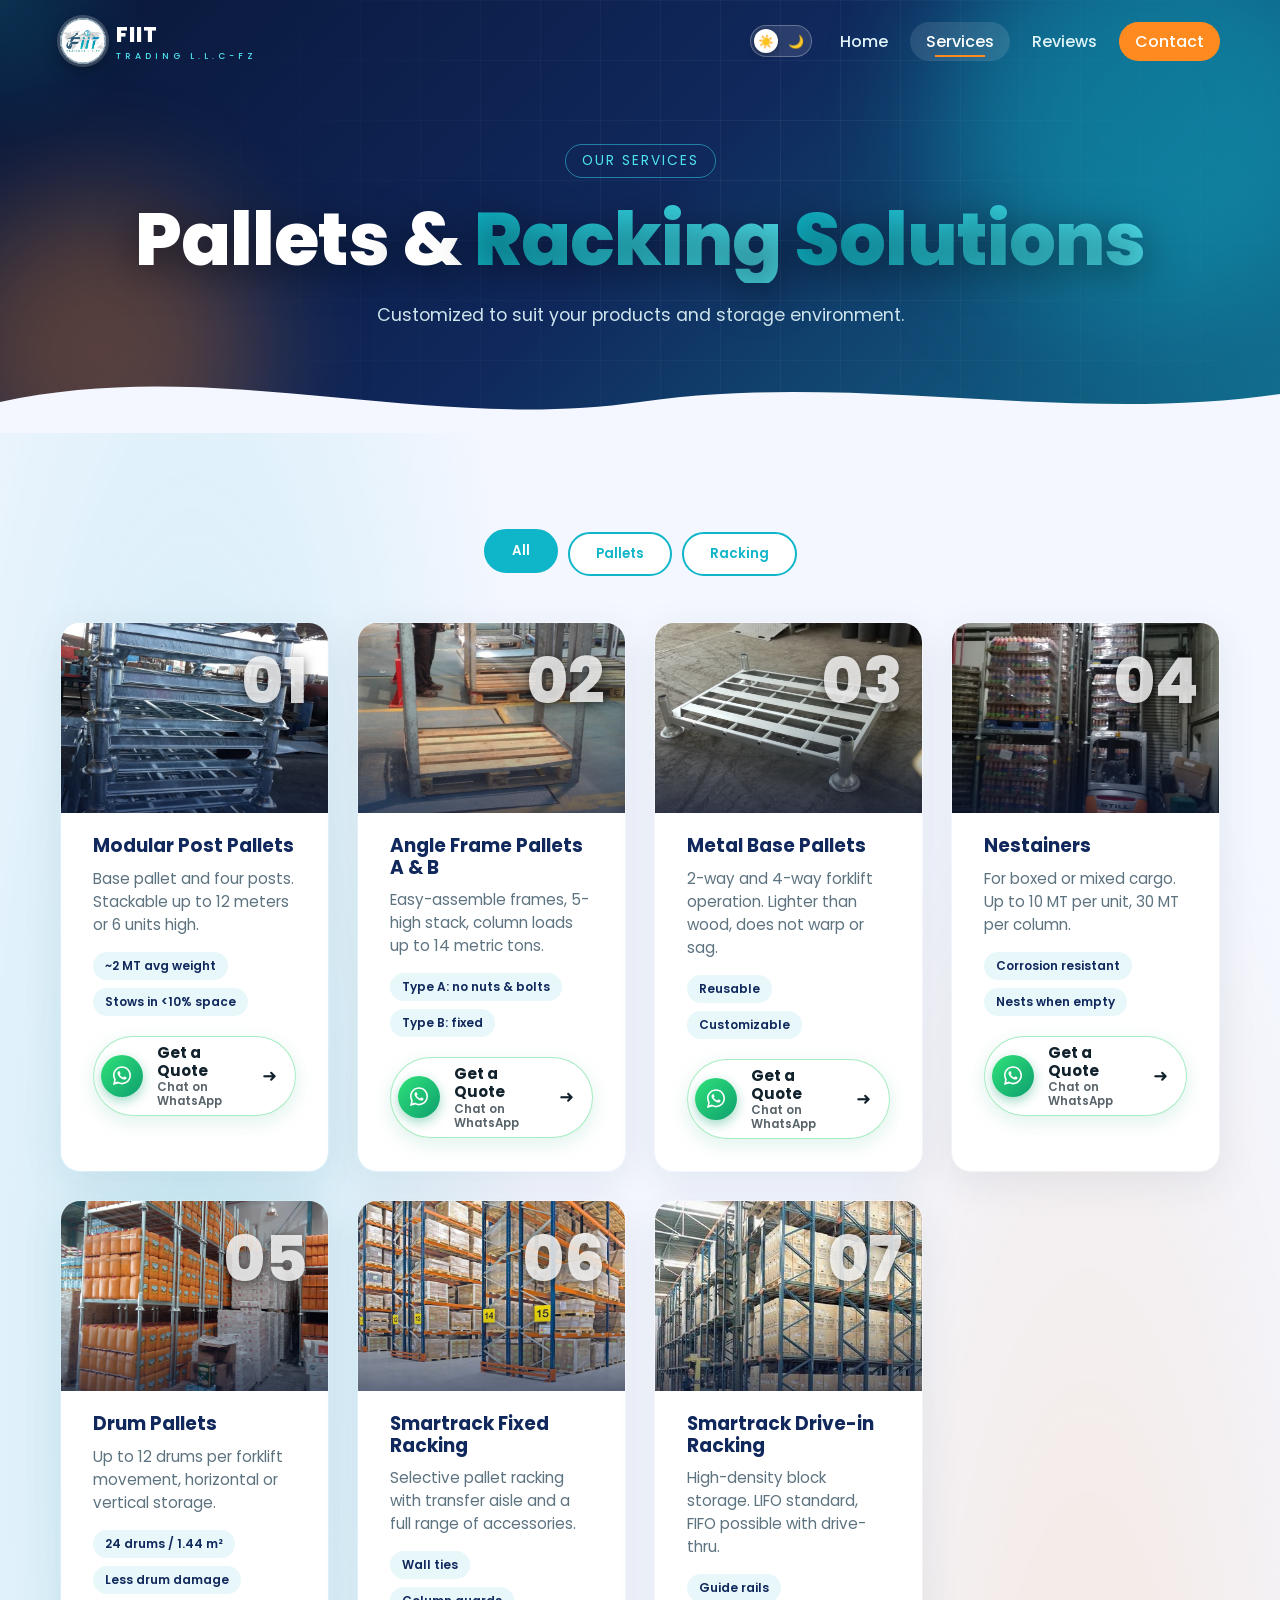
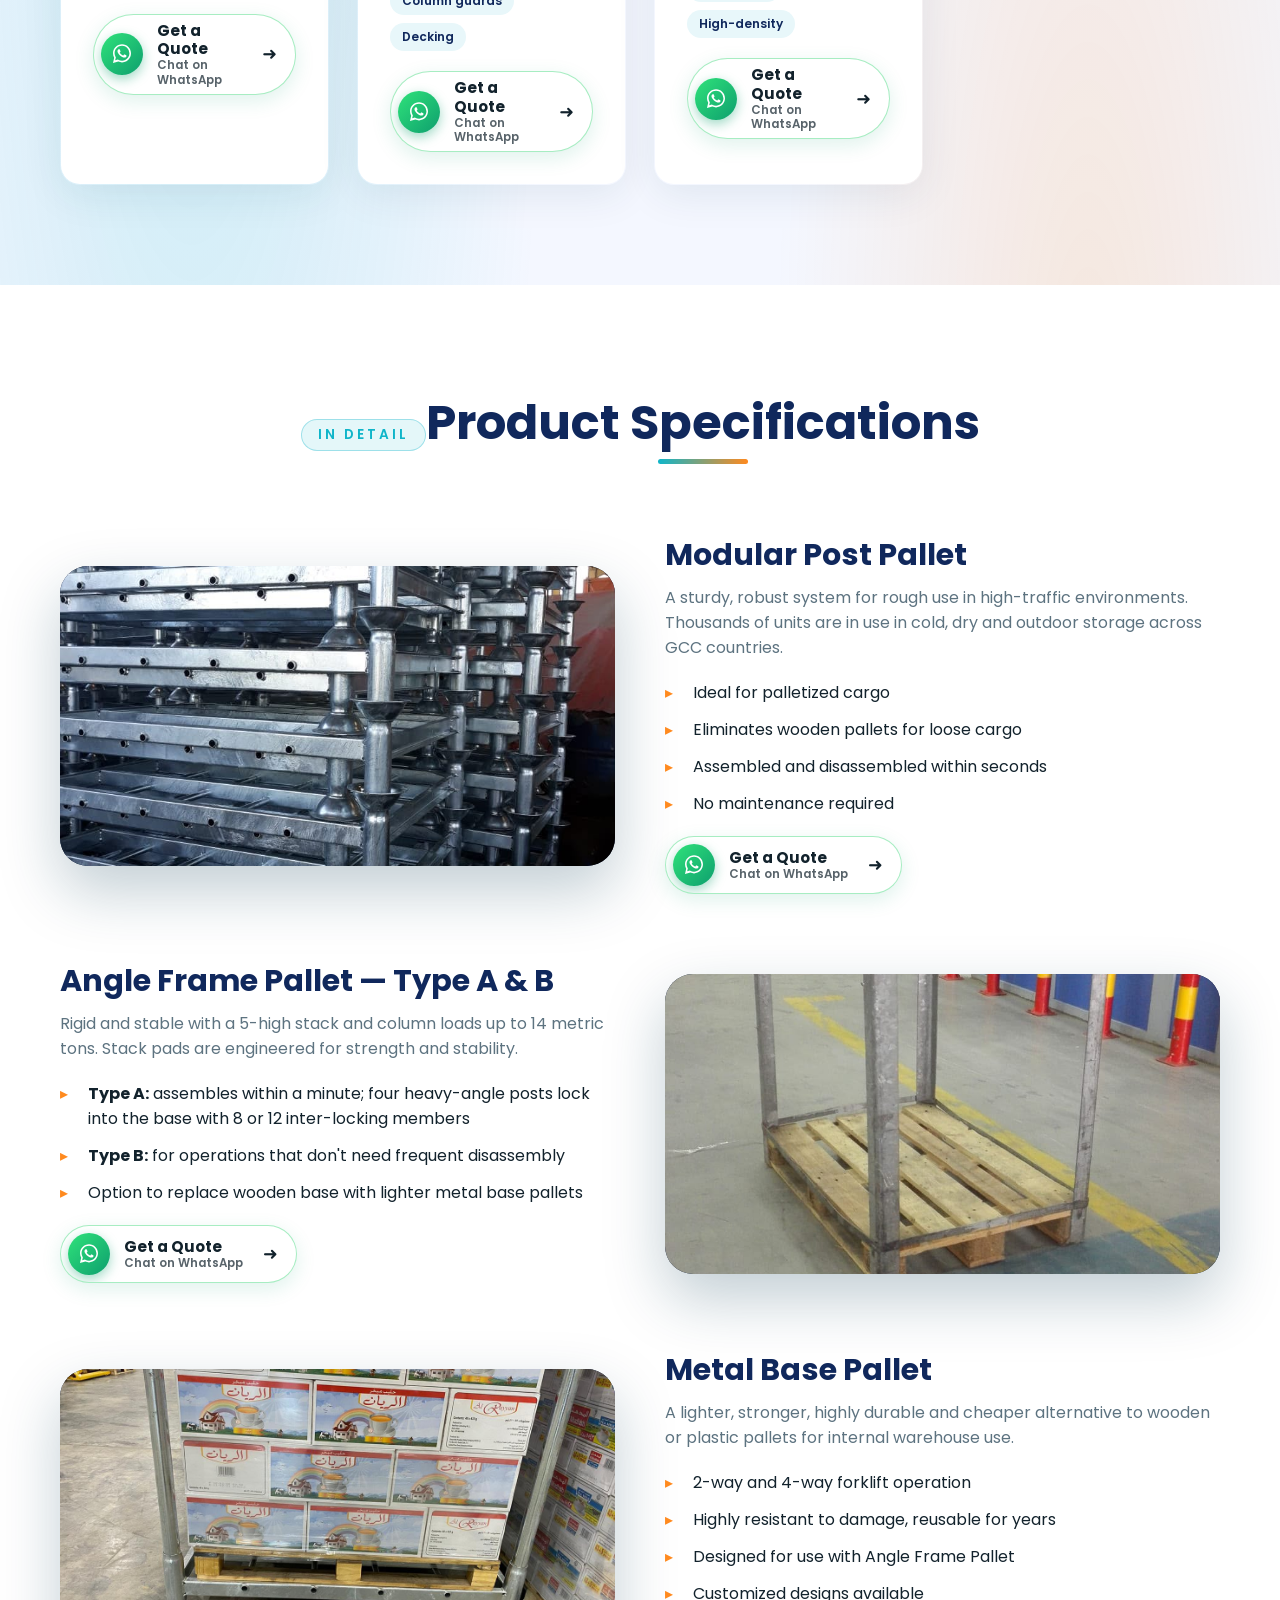
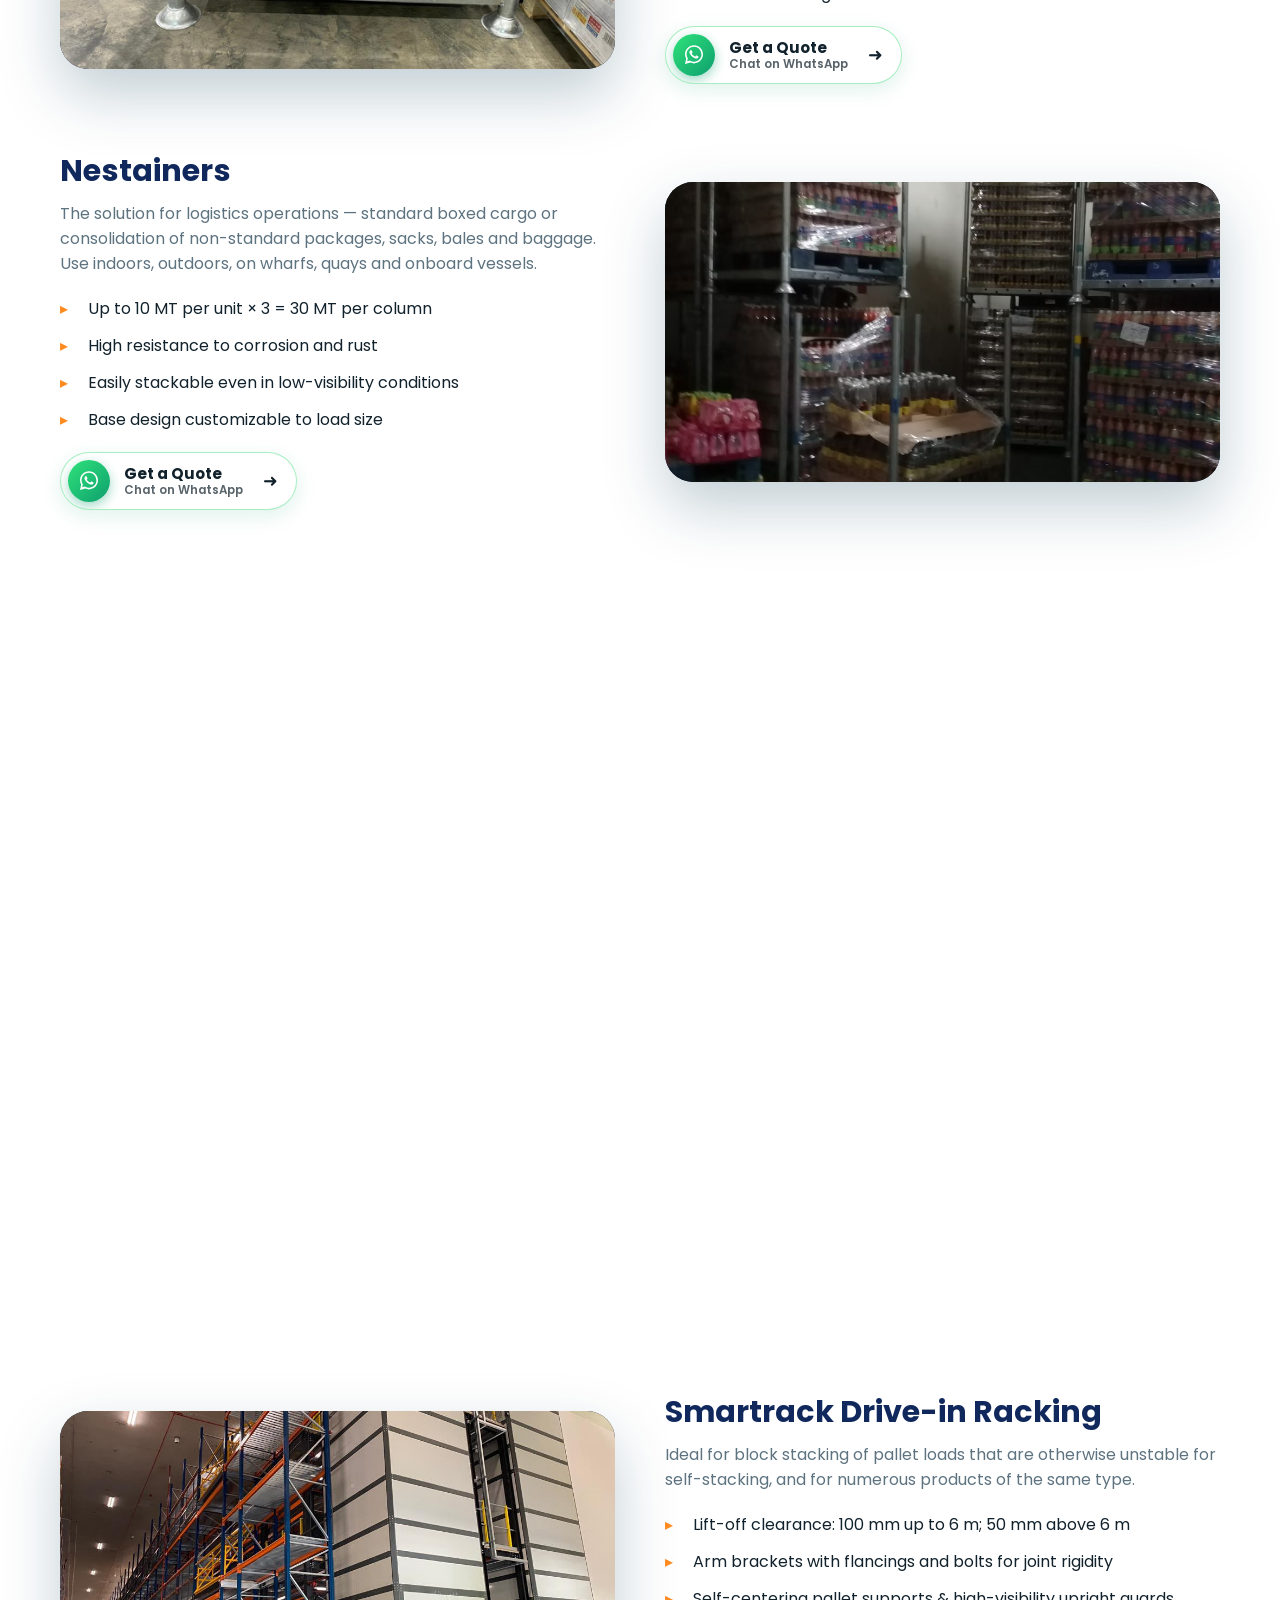
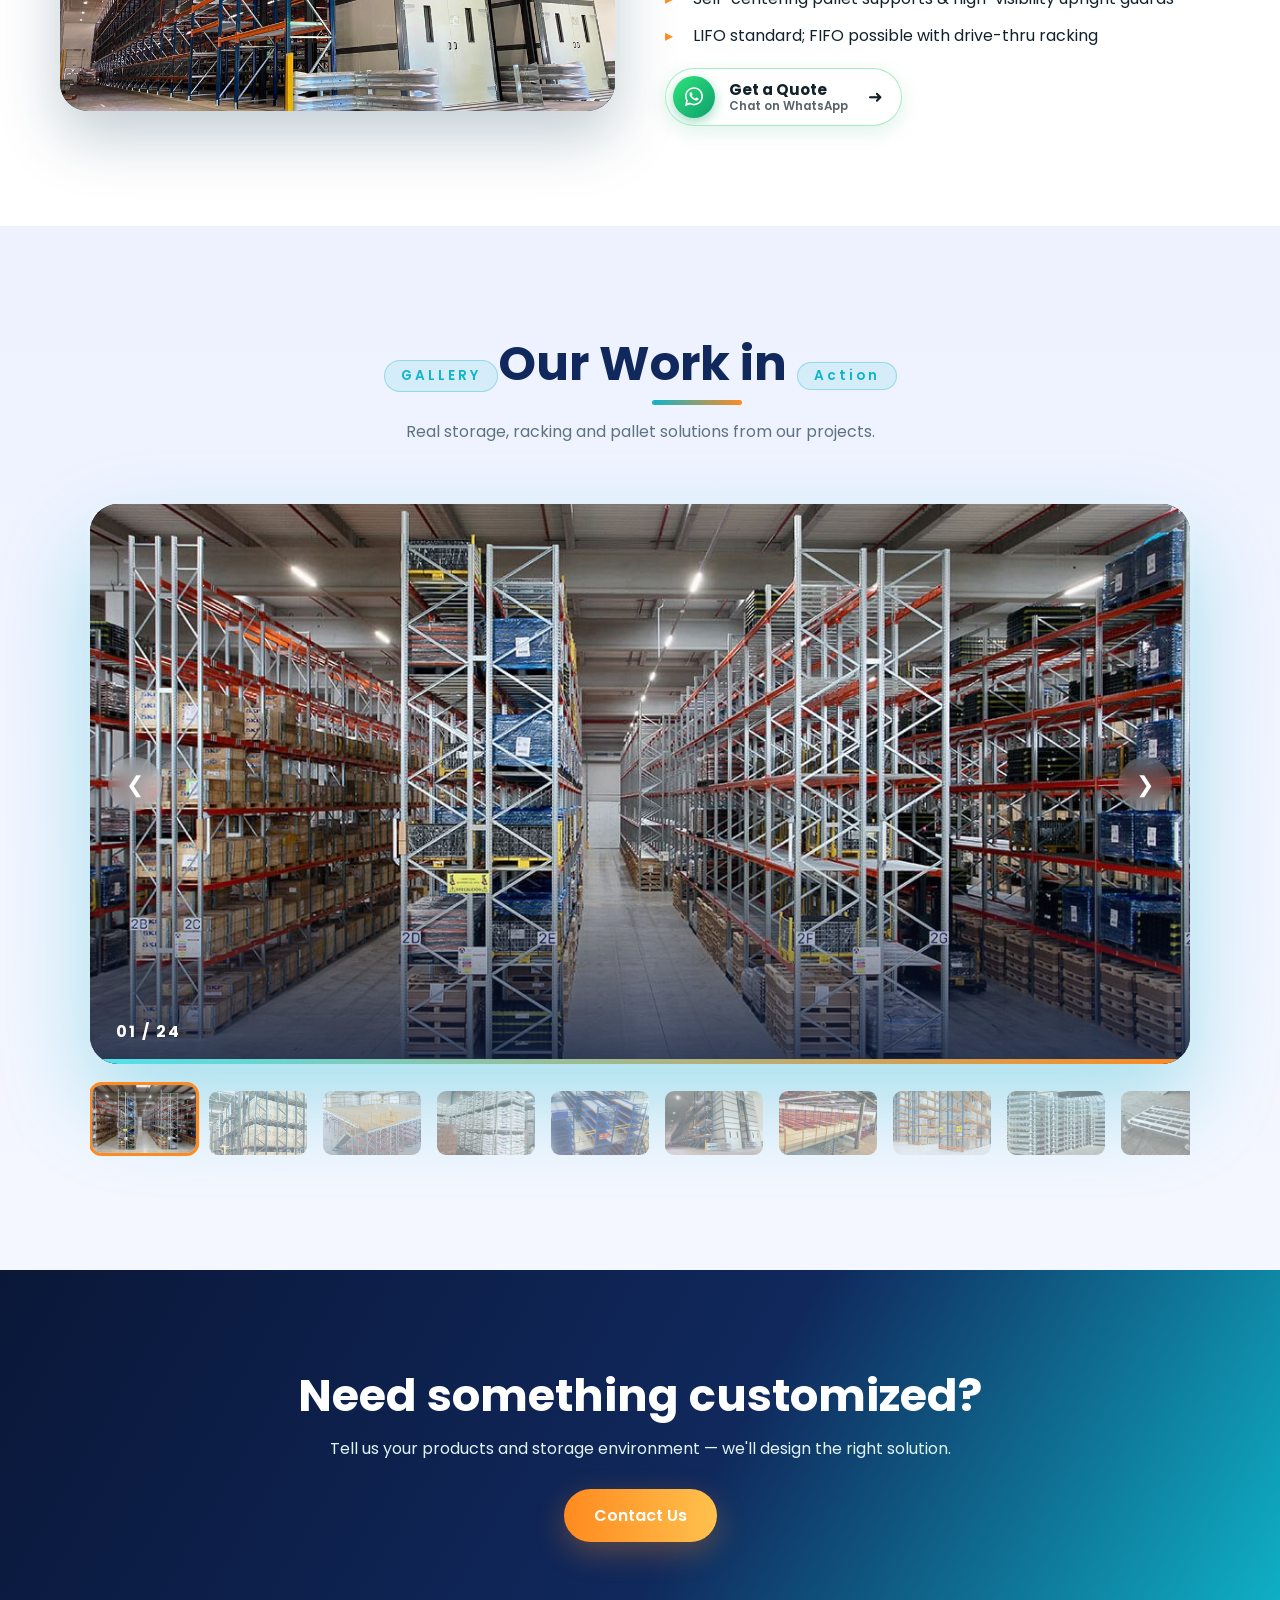
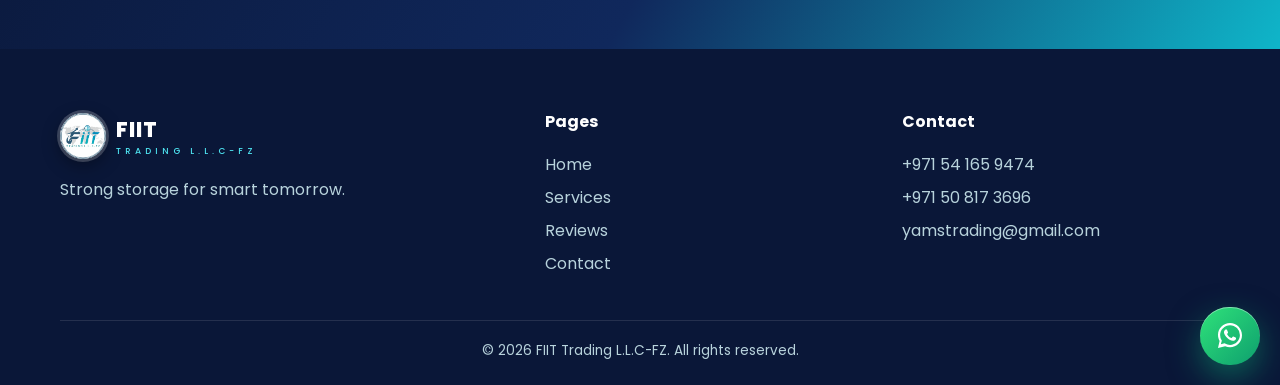
<file: fiit-site/services.html>
<!doctype html>
<html lang="en"><head><meta charset="utf-8"><meta name="viewport" content="width=device-width,initial-scale=1">
<title>Services | FIIT Trading L.L.C-FZ</title>
<link rel="preconnect" href="https://fonts.googleapis.com"><link href="https://fonts.googleapis.com/css2?family=Poppins:wght@400;500;600;700;800&display=swap" rel="stylesheet">
<script>try{var t=localStorage.getItem("theme")||(matchMedia("(prefers-color-scheme:dark)").matches?"dark":"light");document.documentElement.dataset.theme=t}catch(e){}</script>
<link rel="icon" type="image/png" href="images/logo.png">
<link rel="stylesheet" href="style.css"></head><body>
<div id="bar"></div><div class="cursor"></div><div class="aurora"></div>
<nav><div class="wrap"><a href="index.html" class="logo"><img class="logo-img" src="images/logo.png" alt="FIIT Trading logo"><div>FIIT<small>TRADING L.L.C-FZ</small></div></a>
<button id="theme" class="tg" aria-label="Toggle dark/light theme"><span class="sun">☀️</span><span class="moon">🌙</span></button>
<button class="burger" aria-label="menu">☰</button>
<ul class="links"><li><a href="index.html">Home</a></li><li><a class="on" href="services.html">Services</a></li><li><a href="reviews.html">Reviews</a></li><li><a class="cta" href="contact.html">Contact</a></li></ul></div></nav>

<header class="hero small"><div class="grid-bg"></div><div class="blob b1"></div><div class="blob b2"></div><div class="particles"></div>
<div class="wrap"><div><span class="tag">OUR SERVICES</span><h1>Pallets &amp; <span class="grad">Racking Solutions</span></h1><p>Customized to suit your products and storage environment.</p></div></div></header>
<svg class="wave" viewBox="0 0 1440 90" preserveAspectRatio="none"><path d="M0,40 C240,100 480,0 720,40 C960,80 1200,10 1440,50 L1440,0 L0,0 Z"/></svg>

<section><div class="wrap">
<div class="tabs rv"><button class="on" data-f="all">All</button><button data-f="pallet">Pallets</button><button data-f="rack">Racking</button></div>
<div class="cards">
<div class="card rv" data-cat="pallet"><span class="num">01</span><div class="cimg"><img src="images/p19.jpg" alt="Modular Post Pallets" loading="lazy"></div><h3>Modular Post Pallets</h3><p>Base pallet and four posts. Stackable up to 12 meters or 6 units high.</p><div class="chips"><em>~2 MT avg weight</em><em>Stows in &lt;10% space</em></div><a class="qbtn" target="_blank" rel="noopener" href="https://wa.me/971541659474?text=Hello%20FIIT%20Trading%2C%20I%20would%20like%20to%20get%20a%20quotation%20for%3A%20Modular%20Post%20Pallets"><span class="qi"><svg viewBox="0 0 32 32" fill="currentColor" aria-hidden="true"><path d="M16.04 3C9.4 3 4 8.4 4 15.03c0 2.12.55 4.19 1.6 6.01L4 28l7.13-1.87a12 12 0 0 0 4.9 1.04h.01C22.66 27.17 28 21.77 28 15.14 28 8.5 22.68 3 16.04 3zm0 21.9h-.01a9.9 9.9 0 0 1-5.05-1.39l-.36-.21-3.76.99 1-3.67-.24-.38a9.86 9.86 0 0 1-1.51-5.2c0-5.45 4.44-9.89 9.9-9.89 2.64 0 5.12 1.03 6.99 2.9a9.8 9.8 0 0 1 2.9 7c0 5.46-4.44 9.9-9.86 9.9zm5.42-7.4c-.3-.15-1.76-.87-2.03-.97-.27-.1-.47-.15-.67.15-.2.3-.77.97-.94 1.17-.17.2-.35.22-.65.07-.3-.15-1.26-.46-2.4-1.48-.89-.79-1.49-1.77-1.66-2.07-.17-.3-.02-.46.13-.61.14-.13.3-.35.45-.52.15-.17.2-.3.3-.5.1-.2.05-.37-.02-.52-.08-.15-.67-1.61-.92-2.2-.24-.58-.49-.5-.67-.51h-.57c-.2 0-.52.07-.8.37-.27.3-1.04 1.02-1.04 2.48s1.07 2.88 1.22 3.08c.15.2 2.1 3.2 5.08 4.49.71.31 1.26.49 1.7.63.71.23 1.36.2 1.88.12.57-.09 1.76-.72 2-1.41.25-.7.25-1.29.17-1.41-.07-.13-.27-.2-.57-.35z"/></svg></span><span class="qt"><b>Get a Quote</b><small>Chat on WhatsApp</small></span><span class="qa">➜</span></a></div>
<div class="card rv" data-cat="pallet"><span class="num">02</span><div class="cimg"><img src="images/p17.jpg" alt="Angle Frame Pallets Type A & B" loading="lazy"></div><h3>Angle Frame Pallets A &amp; B</h3><p>Easy-assemble frames, 5-high stack, column loads up to 14 metric tons.</p><div class="chips"><em>Type A: no nuts &amp; bolts</em><em>Type B: fixed</em></div><a class="qbtn" target="_blank" rel="noopener" href="https://wa.me/971541659474?text=Hello%20FIIT%20Trading%2C%20I%20would%20like%20to%20get%20a%20quotation%20for%3A%20Angle%20Frame%20Pallets%20Type%20A%20%26%20B"><span class="qi"><svg viewBox="0 0 32 32" fill="currentColor" aria-hidden="true"><path d="M16.04 3C9.4 3 4 8.4 4 15.03c0 2.12.55 4.19 1.6 6.01L4 28l7.13-1.87a12 12 0 0 0 4.9 1.04h.01C22.66 27.17 28 21.77 28 15.14 28 8.5 22.68 3 16.04 3zm0 21.9h-.01a9.9 9.9 0 0 1-5.05-1.39l-.36-.21-3.76.99 1-3.67-.24-.38a9.86 9.86 0 0 1-1.51-5.2c0-5.45 4.44-9.89 9.9-9.89 2.64 0 5.12 1.03 6.99 2.9a9.8 9.8 0 0 1 2.9 7c0 5.46-4.44 9.9-9.86 9.9zm5.42-7.4c-.3-.15-1.76-.87-2.03-.97-.27-.1-.47-.15-.67.15-.2.3-.77.97-.94 1.17-.17.2-.35.22-.65.07-.3-.15-1.26-.46-2.4-1.48-.89-.79-1.49-1.77-1.66-2.07-.17-.3-.02-.46.13-.61.14-.13.3-.35.45-.52.15-.17.2-.3.3-.5.1-.2.05-.37-.02-.52-.08-.15-.67-1.61-.92-2.2-.24-.58-.49-.5-.67-.51h-.57c-.2 0-.52.07-.8.37-.27.3-1.04 1.02-1.04 2.48s1.07 2.88 1.22 3.08c.15.2 2.1 3.2 5.08 4.49.71.31 1.26.49 1.7.63.71.23 1.36.2 1.88.12.57-.09 1.76-.72 2-1.41.25-.7.25-1.29.17-1.41-.07-.13-.27-.2-.57-.35z"/></svg></span><span class="qt"><b>Get a Quote</b><small>Chat on WhatsApp</small></span><span class="qa">➜</span></a></div>
<div class="card rv" data-cat="pallet"><span class="num">03</span><div class="cimg"><img src="images/p10.jpg" alt="Metal Base Pallets (2 & 4 way)" loading="lazy"></div><h3>Metal Base Pallets</h3><p>2-way and 4-way forklift operation. Lighter than wood, does not warp or sag.</p><div class="chips"><em>Reusable</em><em>Customizable</em></div><a class="qbtn" target="_blank" rel="noopener" href="https://wa.me/971541659474?text=Hello%20FIIT%20Trading%2C%20I%20would%20like%20to%20get%20a%20quotation%20for%3A%20Metal%20Base%20Pallets%20(2%20%26%204%20way)"><span class="qi"><svg viewBox="0 0 32 32" fill="currentColor" aria-hidden="true"><path d="M16.04 3C9.4 3 4 8.4 4 15.03c0 2.12.55 4.19 1.6 6.01L4 28l7.13-1.87a12 12 0 0 0 4.9 1.04h.01C22.66 27.17 28 21.77 28 15.14 28 8.5 22.68 3 16.04 3zm0 21.9h-.01a9.9 9.9 0 0 1-5.05-1.39l-.36-.21-3.76.99 1-3.67-.24-.38a9.86 9.86 0 0 1-1.51-5.2c0-5.45 4.44-9.89 9.9-9.89 2.64 0 5.12 1.03 6.99 2.9a9.8 9.8 0 0 1 2.9 7c0 5.46-4.44 9.9-9.86 9.9zm5.42-7.4c-.3-.15-1.76-.87-2.03-.97-.27-.1-.47-.15-.67.15-.2.3-.77.97-.94 1.17-.17.2-.35.22-.65.07-.3-.15-1.26-.46-2.4-1.48-.89-.79-1.49-1.77-1.66-2.07-.17-.3-.02-.46.13-.61.14-.13.3-.35.45-.52.15-.17.2-.3.3-.5.1-.2.05-.37-.02-.52-.08-.15-.67-1.61-.92-2.2-.24-.58-.49-.5-.67-.51h-.57c-.2 0-.52.07-.8.37-.27.3-1.04 1.02-1.04 2.48s1.07 2.88 1.22 3.08c.15.2 2.1 3.2 5.08 4.49.71.31 1.26.49 1.7.63.71.23 1.36.2 1.88.12.57-.09 1.76-.72 2-1.41.25-.7.25-1.29.17-1.41-.07-.13-.27-.2-.57-.35z"/></svg></span><span class="qt"><b>Get a Quote</b><small>Chat on WhatsApp</small></span><span class="qa">➜</span></a></div>
<div class="card rv" data-cat="pallet"><span class="num">04</span><div class="cimg"><img src="images/p22.jpg" alt="Nestainers" loading="lazy"></div><h3>Nestainers</h3><p>For boxed or mixed cargo. Up to 10 MT per unit, 30 MT per column.</p><div class="chips"><em>Corrosion resistant</em><em>Nests when empty</em></div><a class="qbtn" target="_blank" rel="noopener" href="https://wa.me/971541659474?text=Hello%20FIIT%20Trading%2C%20I%20would%20like%20to%20get%20a%20quotation%20for%3A%20Nestainers"><span class="qi"><svg viewBox="0 0 32 32" fill="currentColor" aria-hidden="true"><path d="M16.04 3C9.4 3 4 8.4 4 15.03c0 2.12.55 4.19 1.6 6.01L4 28l7.13-1.87a12 12 0 0 0 4.9 1.04h.01C22.66 27.17 28 21.77 28 15.14 28 8.5 22.68 3 16.04 3zm0 21.9h-.01a9.9 9.9 0 0 1-5.05-1.39l-.36-.21-3.76.99 1-3.67-.24-.38a9.86 9.86 0 0 1-1.51-5.2c0-5.45 4.44-9.89 9.9-9.89 2.64 0 5.12 1.03 6.99 2.9a9.8 9.8 0 0 1 2.9 7c0 5.46-4.44 9.9-9.86 9.9zm5.42-7.4c-.3-.15-1.76-.87-2.03-.97-.27-.1-.47-.15-.67.15-.2.3-.77.97-.94 1.17-.17.2-.35.22-.65.07-.3-.15-1.26-.46-2.4-1.48-.89-.79-1.49-1.77-1.66-2.07-.17-.3-.02-.46.13-.61.14-.13.3-.35.45-.52.15-.17.2-.3.3-.5.1-.2.05-.37-.02-.52-.08-.15-.67-1.61-.92-2.2-.24-.58-.49-.5-.67-.51h-.57c-.2 0-.52.07-.8.37-.27.3-1.04 1.02-1.04 2.48s1.07 2.88 1.22 3.08c.15.2 2.1 3.2 5.08 4.49.71.31 1.26.49 1.7.63.71.23 1.36.2 1.88.12.57-.09 1.76-.72 2-1.41.25-.7.25-1.29.17-1.41-.07-.13-.27-.2-.57-.35z"/></svg></span><span class="qt"><b>Get a Quote</b><small>Chat on WhatsApp</small></span><span class="qa">➜</span></a></div>
<div class="card rv" data-cat="pallet"><span class="num">05</span><div class="cimg"><img src="images/p14.jpg" alt="Drum Pallets" loading="lazy"></div><h3>Drum Pallets</h3><p>Up to 12 drums per forklift movement, horizontal or vertical storage.</p><div class="chips"><em>24 drums / 1.44 m²</em><em>Less drum damage</em></div><a class="qbtn" target="_blank" rel="noopener" href="https://wa.me/971541659474?text=Hello%20FIIT%20Trading%2C%20I%20would%20like%20to%20get%20a%20quotation%20for%3A%20Drum%20Pallets"><span class="qi"><svg viewBox="0 0 32 32" fill="currentColor" aria-hidden="true"><path d="M16.04 3C9.4 3 4 8.4 4 15.03c0 2.12.55 4.19 1.6 6.01L4 28l7.13-1.87a12 12 0 0 0 4.9 1.04h.01C22.66 27.17 28 21.77 28 15.14 28 8.5 22.68 3 16.04 3zm0 21.9h-.01a9.9 9.9 0 0 1-5.05-1.39l-.36-.21-3.76.99 1-3.67-.24-.38a9.86 9.86 0 0 1-1.51-5.2c0-5.45 4.44-9.89 9.9-9.89 2.64 0 5.12 1.03 6.99 2.9a9.8 9.8 0 0 1 2.9 7c0 5.46-4.44 9.9-9.86 9.9zm5.42-7.4c-.3-.15-1.76-.87-2.03-.97-.27-.1-.47-.15-.67.15-.2.3-.77.97-.94 1.17-.17.2-.35.22-.65.07-.3-.15-1.26-.46-2.4-1.48-.89-.79-1.49-1.77-1.66-2.07-.17-.3-.02-.46.13-.61.14-.13.3-.35.45-.52.15-.17.2-.3.3-.5.1-.2.05-.37-.02-.52-.08-.15-.67-1.61-.92-2.2-.24-.58-.49-.5-.67-.51h-.57c-.2 0-.52.07-.8.37-.27.3-1.04 1.02-1.04 2.48s1.07 2.88 1.22 3.08c.15.2 2.1 3.2 5.08 4.49.71.31 1.26.49 1.7.63.71.23 1.36.2 1.88.12.57-.09 1.76-.72 2-1.41.25-.7.25-1.29.17-1.41-.07-.13-.27-.2-.57-.35z"/></svg></span><span class="qt"><b>Get a Quote</b><small>Chat on WhatsApp</small></span><span class="qa">➜</span></a></div>
<div class="card rv" data-cat="rack"><span class="num">06</span><div class="cimg"><img src="images/p08.jpg" alt="Smartrack Fixed Racking" loading="lazy"></div><h3>Smartrack Fixed Racking</h3><p>Selective pallet racking with transfer aisle and a full range of accessories.</p><div class="chips"><em>Wall ties</em><em>Column guards</em><em>Decking</em></div><a class="qbtn" target="_blank" rel="noopener" href="https://wa.me/971541659474?text=Hello%20FIIT%20Trading%2C%20I%20would%20like%20to%20get%20a%20quotation%20for%3A%20Smartrack%20Fixed%20Racking"><span class="qi"><svg viewBox="0 0 32 32" fill="currentColor" aria-hidden="true"><path d="M16.04 3C9.4 3 4 8.4 4 15.03c0 2.12.55 4.19 1.6 6.01L4 28l7.13-1.87a12 12 0 0 0 4.9 1.04h.01C22.66 27.17 28 21.77 28 15.14 28 8.5 22.68 3 16.04 3zm0 21.9h-.01a9.9 9.9 0 0 1-5.05-1.39l-.36-.21-3.76.99 1-3.67-.24-.38a9.86 9.86 0 0 1-1.51-5.2c0-5.45 4.44-9.89 9.9-9.89 2.64 0 5.12 1.03 6.99 2.9a9.8 9.8 0 0 1 2.9 7c0 5.46-4.44 9.9-9.86 9.9zm5.42-7.4c-.3-.15-1.76-.87-2.03-.97-.27-.1-.47-.15-.67.15-.2.3-.77.97-.94 1.17-.17.2-.35.22-.65.07-.3-.15-1.26-.46-2.4-1.48-.89-.79-1.49-1.77-1.66-2.07-.17-.3-.02-.46.13-.61.14-.13.3-.35.45-.52.15-.17.2-.3.3-.5.1-.2.05-.37-.02-.52-.08-.15-.67-1.61-.92-2.2-.24-.58-.49-.5-.67-.51h-.57c-.2 0-.52.07-.8.37-.27.3-1.04 1.02-1.04 2.48s1.07 2.88 1.22 3.08c.15.2 2.1 3.2 5.08 4.49.71.31 1.26.49 1.7.63.71.23 1.36.2 1.88.12.57-.09 1.76-.72 2-1.41.25-.7.25-1.29.17-1.41-.07-.13-.27-.2-.57-.35z"/></svg></span><span class="qt"><b>Get a Quote</b><small>Chat on WhatsApp</small></span><span class="qa">➜</span></a></div>
<div class="card rv" data-cat="rack"><span class="num">07</span><div class="cimg"><img src="images/p02.jpg" alt="Smartrack Drive-in Racking" loading="lazy"></div><h3>Smartrack Drive-in Racking</h3><p>High-density block storage. LIFO standard, FIFO possible with drive-thru.</p><div class="chips"><em>Guide rails</em><em>High-density</em></div><a class="qbtn" target="_blank" rel="noopener" href="https://wa.me/971541659474?text=Hello%20FIIT%20Trading%2C%20I%20would%20like%20to%20get%20a%20quotation%20for%3A%20Smartrack%20Drive-in%20Racking"><span class="qi"><svg viewBox="0 0 32 32" fill="currentColor" aria-hidden="true"><path d="M16.04 3C9.4 3 4 8.4 4 15.03c0 2.12.55 4.19 1.6 6.01L4 28l7.13-1.87a12 12 0 0 0 4.9 1.04h.01C22.66 27.17 28 21.77 28 15.14 28 8.5 22.68 3 16.04 3zm0 21.9h-.01a9.9 9.9 0 0 1-5.05-1.39l-.36-.21-3.76.99 1-3.67-.24-.38a9.86 9.86 0 0 1-1.51-5.2c0-5.45 4.44-9.89 9.9-9.89 2.64 0 5.12 1.03 6.99 2.9a9.8 9.8 0 0 1 2.9 7c0 5.46-4.44 9.9-9.86 9.9zm5.42-7.4c-.3-.15-1.76-.87-2.03-.97-.27-.1-.47-.15-.67.15-.2.3-.77.97-.94 1.17-.17.2-.35.22-.65.07-.3-.15-1.26-.46-2.4-1.48-.89-.79-1.49-1.77-1.66-2.07-.17-.3-.02-.46.13-.61.14-.13.3-.35.45-.52.15-.17.2-.3.3-.5.1-.2.05-.37-.02-.52-.08-.15-.67-1.61-.92-2.2-.24-.58-.49-.5-.67-.51h-.57c-.2 0-.52.07-.8.37-.27.3-1.04 1.02-1.04 2.48s1.07 2.88 1.22 3.08c.15.2 2.1 3.2 5.08 4.49.71.31 1.26.49 1.7.63.71.23 1.36.2 1.88.12.57-.09 1.76-.72 2-1.41.25-.7.25-1.29.17-1.41-.07-.13-.27-.2-.57-.35z"/></svg></span><span class="qt"><b>Get a Quote</b><small>Chat on WhatsApp</small></span><span class="qa">➜</span></a></div>
</div></div></section>

<section style="background:#fff"><div class="wrap"><div class="sec-h rv"><span>IN DETAIL</span><h2>Product Specifications</h2></div>
<div class="spec">

<div class="row"><div class="art photo rv l"><img src="images/p18.jpg" alt="Modular Post Pallets" loading="lazy"></div><div class="rv r"><h3>Modular Post Pallet</h3><p>A sturdy, robust system for rough use in high-traffic environments. Thousands of units are in use in cold, dry and outdoor storage across GCC countries.</p><ul><li>Ideal for palletized cargo</li><li>Eliminates wooden pallets for loose cargo</li><li>Assembled and disassembled within seconds</li><li>No maintenance required</li></ul><a class="qbtn" target="_blank" rel="noopener" href="https://wa.me/971541659474?text=Hello%20FIIT%20Trading%2C%20I%20would%20like%20to%20get%20a%20quotation%20for%3A%20Modular%20Post%20Pallets"><span class="qi"><svg viewBox="0 0 32 32" fill="currentColor" aria-hidden="true"><path d="M16.04 3C9.4 3 4 8.4 4 15.03c0 2.12.55 4.19 1.6 6.01L4 28l7.13-1.87a12 12 0 0 0 4.9 1.04h.01C22.66 27.17 28 21.77 28 15.14 28 8.5 22.68 3 16.04 3zm0 21.9h-.01a9.9 9.9 0 0 1-5.05-1.39l-.36-.21-3.76.99 1-3.67-.24-.38a9.86 9.86 0 0 1-1.51-5.2c0-5.45 4.44-9.89 9.9-9.89 2.64 0 5.12 1.03 6.99 2.9a9.8 9.8 0 0 1 2.9 7c0 5.46-4.44 9.9-9.86 9.9zm5.42-7.4c-.3-.15-1.76-.87-2.03-.97-.27-.1-.47-.15-.67.15-.2.3-.77.97-.94 1.17-.17.2-.35.22-.65.07-.3-.15-1.26-.46-2.4-1.48-.89-.79-1.49-1.77-1.66-2.07-.17-.3-.02-.46.13-.61.14-.13.3-.35.45-.52.15-.17.2-.3.3-.5.1-.2.05-.37-.02-.52-.08-.15-.67-1.61-.92-2.2-.24-.58-.49-.5-.67-.51h-.57c-.2 0-.52.07-.8.37-.27.3-1.04 1.02-1.04 2.48s1.07 2.88 1.22 3.08c.15.2 2.1 3.2 5.08 4.49.71.31 1.26.49 1.7.63.71.23 1.36.2 1.88.12.57-.09 1.76-.72 2-1.41.25-.7.25-1.29.17-1.41-.07-.13-.27-.2-.57-.35z"/></svg></span><span class="qt"><b>Get a Quote</b><small>Chat on WhatsApp</small></span><span class="qa">➜</span></a></div></div>

<div class="row"><div class="art photo rv r"><img src="images/p16.jpg" alt="Angle Frame Pallets Type A & B" loading="lazy"></div><div class="rv l"><h3>Angle Frame Pallet — Type A &amp; B</h3><p>Rigid and stable with a 5-high stack and column loads up to 14 metric tons. Stack pads are engineered for strength and stability.</p><ul><li><b>Type A:</b> assembles within a minute; four heavy-angle posts lock into the base with 8 or 12 inter-locking members</li><li><b>Type B:</b> for operations that don't need frequent disassembly</li><li>Option to replace wooden base with lighter metal base pallets</li></ul><a class="qbtn" target="_blank" rel="noopener" href="https://wa.me/971541659474?text=Hello%20FIIT%20Trading%2C%20I%20would%20like%20to%20get%20a%20quotation%20for%3A%20Angle%20Frame%20Pallets%20Type%20A%20%26%20B"><span class="qi"><svg viewBox="0 0 32 32" fill="currentColor" aria-hidden="true"><path d="M16.04 3C9.4 3 4 8.4 4 15.03c0 2.12.55 4.19 1.6 6.01L4 28l7.13-1.87a12 12 0 0 0 4.9 1.04h.01C22.66 27.17 28 21.77 28 15.14 28 8.5 22.68 3 16.04 3zm0 21.9h-.01a9.9 9.9 0 0 1-5.05-1.39l-.36-.21-3.76.99 1-3.67-.24-.38a9.86 9.86 0 0 1-1.51-5.2c0-5.45 4.44-9.89 9.9-9.89 2.64 0 5.12 1.03 6.99 2.9a9.8 9.8 0 0 1 2.9 7c0 5.46-4.44 9.9-9.86 9.9zm5.42-7.4c-.3-.15-1.76-.87-2.03-.97-.27-.1-.47-.15-.67.15-.2.3-.77.97-.94 1.17-.17.2-.35.22-.65.07-.3-.15-1.26-.46-2.4-1.48-.89-.79-1.49-1.77-1.66-2.07-.17-.3-.02-.46.13-.61.14-.13.3-.35.45-.52.15-.17.2-.3.3-.5.1-.2.05-.37-.02-.52-.08-.15-.67-1.61-.92-2.2-.24-.58-.49-.5-.67-.51h-.57c-.2 0-.52.07-.8.37-.27.3-1.04 1.02-1.04 2.48s1.07 2.88 1.22 3.08c.15.2 2.1 3.2 5.08 4.49.71.31 1.26.49 1.7.63.71.23 1.36.2 1.88.12.57-.09 1.76-.72 2-1.41.25-.7.25-1.29.17-1.41-.07-.13-.27-.2-.57-.35z"/></svg></span><span class="qt"><b>Get a Quote</b><small>Chat on WhatsApp</small></span><span class="qa">➜</span></a></div></div>

<div class="row"><div class="art photo rv l"><img src="images/p20.jpg" alt="Metal Base Pallets (2 & 4 way)" loading="lazy"></div><div class="rv r"><h3>Metal Base Pallet</h3><p>A lighter, stronger, highly durable and cheaper alternative to wooden or plastic pallets for internal warehouse use.</p><ul><li>2-way and 4-way forklift operation</li><li>Highly resistant to damage, reusable for years</li><li>Designed for use with Angle Frame Pallet</li><li>Customized designs available</li></ul><a class="qbtn" target="_blank" rel="noopener" href="https://wa.me/971541659474?text=Hello%20FIIT%20Trading%2C%20I%20would%20like%20to%20get%20a%20quotation%20for%3A%20Metal%20Base%20Pallets%20(2%20%26%204%20way)"><span class="qi"><svg viewBox="0 0 32 32" fill="currentColor" aria-hidden="true"><path d="M16.04 3C9.4 3 4 8.4 4 15.03c0 2.12.55 4.19 1.6 6.01L4 28l7.13-1.87a12 12 0 0 0 4.9 1.04h.01C22.66 27.17 28 21.77 28 15.14 28 8.5 22.68 3 16.04 3zm0 21.9h-.01a9.9 9.9 0 0 1-5.05-1.39l-.36-.21-3.76.99 1-3.67-.24-.38a9.86 9.86 0 0 1-1.51-5.2c0-5.45 4.44-9.89 9.9-9.89 2.64 0 5.12 1.03 6.99 2.9a9.8 9.8 0 0 1 2.9 7c0 5.46-4.44 9.9-9.86 9.9zm5.42-7.4c-.3-.15-1.76-.87-2.03-.97-.27-.1-.47-.15-.67.15-.2.3-.77.97-.94 1.17-.17.2-.35.22-.65.07-.3-.15-1.26-.46-2.4-1.48-.89-.79-1.49-1.77-1.66-2.07-.17-.3-.02-.46.13-.61.14-.13.3-.35.45-.52.15-.17.2-.3.3-.5.1-.2.05-.37-.02-.52-.08-.15-.67-1.61-.92-2.2-.24-.58-.49-.5-.67-.51h-.57c-.2 0-.52.07-.8.37-.27.3-1.04 1.02-1.04 2.48s1.07 2.88 1.22 3.08c.15.2 2.1 3.2 5.08 4.49.71.31 1.26.49 1.7.63.71.23 1.36.2 1.88.12.57-.09 1.76-.72 2-1.41.25-.7.25-1.29.17-1.41-.07-.13-.27-.2-.57-.35z"/></svg></span><span class="qt"><b>Get a Quote</b><small>Chat on WhatsApp</small></span><span class="qa">➜</span></a></div></div>

<div class="row"><div class="art photo rv r"><img src="images/p24.jpg" alt="Nestainers" loading="lazy"></div><div class="rv l"><h3>Nestainers</h3><p>The solution for logistics operations — standard boxed cargo or consolidation of non-standard packages, sacks, bales and baggage. Use indoors, outdoors, on wharfs, quays and onboard vessels.</p><ul><li>Up to 10 MT per unit × 3 = 30 MT per column</li><li>High resistance to corrosion and rust</li><li>Easily stackable even in low-visibility conditions</li><li>Base design customizable to load size</li></ul><a class="qbtn" target="_blank" rel="noopener" href="https://wa.me/971541659474?text=Hello%20FIIT%20Trading%2C%20I%20would%20like%20to%20get%20a%20quotation%20for%3A%20Nestainers"><span class="qi"><svg viewBox="0 0 32 32" fill="currentColor" aria-hidden="true"><path d="M16.04 3C9.4 3 4 8.4 4 15.03c0 2.12.55 4.19 1.6 6.01L4 28l7.13-1.87a12 12 0 0 0 4.9 1.04h.01C22.66 27.17 28 21.77 28 15.14 28 8.5 22.68 3 16.04 3zm0 21.9h-.01a9.9 9.9 0 0 1-5.05-1.39l-.36-.21-3.76.99 1-3.67-.24-.38a9.86 9.86 0 0 1-1.51-5.2c0-5.45 4.44-9.89 9.9-9.89 2.64 0 5.12 1.03 6.99 2.9a9.8 9.8 0 0 1 2.9 7c0 5.46-4.44 9.9-9.86 9.9zm5.42-7.4c-.3-.15-1.76-.87-2.03-.97-.27-.1-.47-.15-.67.15-.2.3-.77.97-.94 1.17-.17.2-.35.22-.65.07-.3-.15-1.26-.46-2.4-1.48-.89-.79-1.49-1.77-1.66-2.07-.17-.3-.02-.46.13-.61.14-.13.3-.35.45-.52.15-.17.2-.3.3-.5.1-.2.05-.37-.02-.52-.08-.15-.67-1.61-.92-2.2-.24-.58-.49-.5-.67-.51h-.57c-.2 0-.52.07-.8.37-.27.3-1.04 1.02-1.04 2.48s1.07 2.88 1.22 3.08c.15.2 2.1 3.2 5.08 4.49.71.31 1.26.49 1.7.63.71.23 1.36.2 1.88.12.57-.09 1.76-.72 2-1.41.25-.7.25-1.29.17-1.41-.07-.13-.27-.2-.57-.35z"/></svg></span><span class="qt"><b>Get a Quote</b><small>Chat on WhatsApp</small></span><span class="qa">➜</span></a></div></div>

<div class="row"><div class="art photo rv l"><img src="images/p12.jpg" alt="Drum Pallets" loading="lazy"></div><div class="rv r"><h3>Drum Pallet</h3><p>A practical, highly efficient solution for storage and movement of chemicals, oil and more. A base pallet with balance pads holds the drums in place.</p><ul><li>Carries up to 12 drums in one forklift movement</li><li>Horizontal or vertical storage systems</li><li>Stores up to 24 drums in only 1.44 m²</li></ul><a class="qbtn" target="_blank" rel="noopener" href="https://wa.me/971541659474?text=Hello%20FIIT%20Trading%2C%20I%20would%20like%20to%20get%20a%20quotation%20for%3A%20Drum%20Pallets"><span class="qi"><svg viewBox="0 0 32 32" fill="currentColor" aria-hidden="true"><path d="M16.04 3C9.4 3 4 8.4 4 15.03c0 2.12.55 4.19 1.6 6.01L4 28l7.13-1.87a12 12 0 0 0 4.9 1.04h.01C22.66 27.17 28 21.77 28 15.14 28 8.5 22.68 3 16.04 3zm0 21.9h-.01a9.9 9.9 0 0 1-5.05-1.39l-.36-.21-3.76.99 1-3.67-.24-.38a9.86 9.86 0 0 1-1.51-5.2c0-5.45 4.44-9.89 9.9-9.89 2.64 0 5.12 1.03 6.99 2.9a9.8 9.8 0 0 1 2.9 7c0 5.46-4.44 9.9-9.86 9.9zm5.42-7.4c-.3-.15-1.76-.87-2.03-.97-.27-.1-.47-.15-.67.15-.2.3-.77.97-.94 1.17-.17.2-.35.22-.65.07-.3-.15-1.26-.46-2.4-1.48-.89-.79-1.49-1.77-1.66-2.07-.17-.3-.02-.46.13-.61.14-.13.3-.35.45-.52.15-.17.2-.3.3-.5.1-.2.05-.37-.02-.52-.08-.15-.67-1.61-.92-2.2-.24-.58-.49-.5-.67-.51h-.57c-.2 0-.52.07-.8.37-.27.3-1.04 1.02-1.04 2.48s1.07 2.88 1.22 3.08c.15.2 2.1 3.2 5.08 4.49.71.31 1.26.49 1.7.63.71.23 1.36.2 1.88.12.57-.09 1.76-.72 2-1.41.25-.7.25-1.29.17-1.41-.07-.13-.27-.2-.57-.35z"/></svg></span><span class="qt"><b>Get a Quote</b><small>Chat on WhatsApp</small></span><span class="qa">➜</span></a></div></div>

<div class="row"><div class="art photo rv r"><img src="images/p01.jpg" alt="Smartrack Fixed Racking" loading="lazy"></div><div class="rv l"><h3>Smartrack Fixed Racking</h3><p>Engineered clearances for safe, efficient pallet handling.</p><ul><li>Pallet overhang: 50 mm typical · Frame clearance: 100 mm min</li><li>Side clearance: 75 mm up to 6 m, 100 mm above</li><li>Aisle clearance: 100 mm typical · Transfer aisle type</li><li>Accessories: wall tie, pallet support, entry bar, container support, drum cradle, decking panel, wooden decking, column &amp; frame guards</li></ul><a class="qbtn" target="_blank" rel="noopener" href="https://wa.me/971541659474?text=Hello%20FIIT%20Trading%2C%20I%20would%20like%20to%20get%20a%20quotation%20for%3A%20Smartrack%20Fixed%20Racking"><span class="qi"><svg viewBox="0 0 32 32" fill="currentColor" aria-hidden="true"><path d="M16.04 3C9.4 3 4 8.4 4 15.03c0 2.12.55 4.19 1.6 6.01L4 28l7.13-1.87a12 12 0 0 0 4.9 1.04h.01C22.66 27.17 28 21.77 28 15.14 28 8.5 22.68 3 16.04 3zm0 21.9h-.01a9.9 9.9 0 0 1-5.05-1.39l-.36-.21-3.76.99 1-3.67-.24-.38a9.86 9.86 0 0 1-1.51-5.2c0-5.45 4.44-9.89 9.9-9.89 2.64 0 5.12 1.03 6.99 2.9a9.8 9.8 0 0 1 2.9 7c0 5.46-4.44 9.9-9.86 9.9zm5.42-7.4c-.3-.15-1.76-.87-2.03-.97-.27-.1-.47-.15-.67.15-.2.3-.77.97-.94 1.17-.17.2-.35.22-.65.07-.3-.15-1.26-.46-2.4-1.48-.89-.79-1.49-1.77-1.66-2.07-.17-.3-.02-.46.13-.61.14-.13.3-.35.45-.52.15-.17.2-.3.3-.5.1-.2.05-.37-.02-.52-.08-.15-.67-1.61-.92-2.2-.24-.58-.49-.5-.67-.51h-.57c-.2 0-.52.07-.8.37-.27.3-1.04 1.02-1.04 2.48s1.07 2.88 1.22 3.08c.15.2 2.1 3.2 5.08 4.49.71.31 1.26.49 1.7.63.71.23 1.36.2 1.88.12.57-.09 1.76-.72 2-1.41.25-.7.25-1.29.17-1.41-.07-.13-.27-.2-.57-.35z"/></svg></span><span class="qt"><b>Get a Quote</b><small>Chat on WhatsApp</small></span><span class="qa">➜</span></a></div></div>

<div class="row"><div class="art photo rv l"><img src="images/p06.jpg" alt="Smartrack Drive-in Racking" loading="lazy"></div><div class="rv r"><h3>Smartrack Drive-in Racking</h3><p>Ideal for block stacking of pallet loads that are otherwise unstable for self-stacking, and for numerous products of the same type.</p><ul><li>Lift-off clearance: 100 mm up to 6 m; 50 mm above 6 m</li><li>Arm brackets with flancings and bolts for joint rigidity</li><li>Self-centering pallet supports &amp; high-visibility upright guards</li><li>LIFO standard; FIFO possible with drive-thru racking</li></ul><a class="qbtn" target="_blank" rel="noopener" href="https://wa.me/971541659474?text=Hello%20FIIT%20Trading%2C%20I%20would%20like%20to%20get%20a%20quotation%20for%3A%20Smartrack%20Drive-in%20Racking"><span class="qi"><svg viewBox="0 0 32 32" fill="currentColor" aria-hidden="true"><path d="M16.04 3C9.4 3 4 8.4 4 15.03c0 2.12.55 4.19 1.6 6.01L4 28l7.13-1.87a12 12 0 0 0 4.9 1.04h.01C22.66 27.17 28 21.77 28 15.14 28 8.5 22.68 3 16.04 3zm0 21.9h-.01a9.9 9.9 0 0 1-5.05-1.39l-.36-.21-3.76.99 1-3.67-.24-.38a9.86 9.86 0 0 1-1.51-5.2c0-5.45 4.44-9.89 9.9-9.89 2.64 0 5.12 1.03 6.99 2.9a9.8 9.8 0 0 1 2.9 7c0 5.46-4.44 9.9-9.86 9.9zm5.42-7.4c-.3-.15-1.76-.87-2.03-.97-.27-.1-.47-.15-.67.15-.2.3-.77.97-.94 1.17-.17.2-.35.22-.65.07-.3-.15-1.26-.46-2.4-1.48-.89-.79-1.49-1.77-1.66-2.07-.17-.3-.02-.46.13-.61.14-.13.3-.35.45-.52.15-.17.2-.3.3-.5.1-.2.05-.37-.02-.52-.08-.15-.67-1.61-.92-2.2-.24-.58-.49-.5-.67-.51h-.57c-.2 0-.52.07-.8.37-.27.3-1.04 1.02-1.04 2.48s1.07 2.88 1.22 3.08c.15.2 2.1 3.2 5.08 4.49.71.31 1.26.49 1.7.63.71.23 1.36.2 1.88.12.57-.09 1.76-.72 2-1.41.25-.7.25-1.29.17-1.41-.07-.13-.27-.2-.57-.35z"/></svg></span><span class="qt"><b>Get a Quote</b><small>Chat on WhatsApp</small></span><span class="qa">➜</span></a></div></div>

</div></div></section>

<section class="soft"><div class="wrap"><div class="sec-h rv"><span>GALLERY</span><h2>Our Work in <span class="grad">Action</span></h2><p>Real storage, racking and pallet solutions from our projects.</p></div>
<div class="gal rv"><div class="gal-stage"><span class="gal-count"></span><div class="gal-prog"></div><button class="ar prev" aria-label="Previous">❮</button><button class="ar next" aria-label="Next">❯</button></div><div class="thumbs"></div></div></div></section>

<section class="cta-band"><div class="wrap rv"><h2>Need something customized?</h2><p>Tell us your products and storage environment — we'll design the right solution.</p><a class="btn p" href="contact.html">Contact Us</a></div></section>

<footer><div class="wrap"><div><a href="index.html" class="logo"><img class="logo-img" src="images/logo.png" alt="FIIT Trading logo"><div>FIIT<small>TRADING L.L.C-FZ</small></div></a><p style="margin-top:14px">Strong storage for smart tomorrow.</p></div>
<div><h4>Pages</h4><a href="index.html">Home</a><a href="services.html">Services</a><a href="reviews.html">Reviews</a><a href="contact.html">Contact</a></div>
<div><h4>Contact</h4><a href="tel:+971541659474">+971 54 165 9474</a><a href="tel:+971508173696">+971 50 817 3696</a><a href="mailto:yamstrading@gmail.com">yamstrading@gmail.com</a></div>
<div class="copy">© 2026 FIIT Trading L.L.C-FZ. All rights reserved.</div></div></footer>
<a class="wa" href="https://wa.me/971541659474?text=Hello%20FIIT%20Trading%2C%20I%20need%20a%20quotation" target="_blank" rel="noopener" aria-label="Chat on WhatsApp"><svg viewBox="0 0 32 32" fill="currentColor" aria-hidden="true"><path d="M16.04 3C9.4 3 4 8.4 4 15.03c0 2.12.55 4.19 1.6 6.01L4 28l7.13-1.87a12 12 0 0 0 4.9 1.04h.01C22.66 27.17 28 21.77 28 15.14 28 8.5 22.68 3 16.04 3zm0 21.9h-.01a9.9 9.9 0 0 1-5.05-1.39l-.36-.21-3.76.99 1-3.67-.24-.38a9.86 9.86 0 0 1-1.51-5.2c0-5.45 4.44-9.89 9.9-9.89 2.64 0 5.12 1.03 6.99 2.9a9.8 9.8 0 0 1 2.9 7c0 5.46-4.44 9.9-9.86 9.9zm5.42-7.4c-.3-.15-1.76-.87-2.03-.97-.27-.1-.47-.15-.67.15-.2.3-.77.97-.94 1.17-.17.2-.35.22-.65.07-.3-.15-1.26-.46-2.4-1.48-.89-.79-1.49-1.77-1.66-2.07-.17-.3-.02-.46.13-.61.14-.13.3-.35.45-.52.15-.17.2-.3.3-.5.1-.2.05-.37-.02-.52-.08-.15-.67-1.61-.92-2.2-.24-.58-.49-.5-.67-.51h-.57c-.2 0-.52.07-.8.37-.27.3-1.04 1.02-1.04 2.48s1.07 2.88 1.22 3.08c.15.2 2.1 3.2 5.08 4.49.71.31 1.26.49 1.7.63.71.23 1.36.2 1.88.12.57-.09 1.76-.72 2-1.41.25-.7.25-1.29.17-1.41-.07-.13-.27-.2-.57-.35z"/></svg><span class="wa-t">Chat with us</span></a>
<script src="main.js"></script></body></html>
</file>
<file: fiit-site/style.css>
:root{--navy:#10285c;--navy2:#0a1738;--teal:#0fb5c9;--teal2:#4ee3f0;--orange:#ff8a1f;--violet:#7a5cff;--bg:#f4f7ff;--ink:#12222c;--muted:#5d7380;--card:#fff;--r:20px}
*{box-sizing:border-box;margin:0;padding:0}
html{scroll-behavior:smooth}
body{font-family:'Poppins','Segoe UI',system-ui,sans-serif;background:var(--bg);color:var(--ink);overflow-x:hidden;animation:pagein .7s ease both}
body.leaving{animation:pageout .35s ease forwards}
@keyframes pagein{from{opacity:0;transform:translateY(14px)}to{opacity:1;transform:none}}
@keyframes pageout{to{opacity:0;transform:translateY(-10px)}}
a{color:inherit;text-decoration:none}
img,svg{max-width:100%}
.wrap{width:min(1160px,92%);margin:auto}
h1,h2,h3{line-height:1.15}
.grad{background:linear-gradient(90deg,var(--teal),var(--teal2),var(--orange),var(--teal));background-size:300% 100%;-webkit-background-clip:text;background-clip:text;color:transparent;animation:flow 6s linear infinite}
@keyframes flow{to{background-position:300% 0}}

/* progress + nav */
#bar{position:fixed;top:0;left:0;height:4px;width:0;background:linear-gradient(90deg,var(--teal),var(--orange));z-index:200}
nav{position:fixed;top:0;width:100%;z-index:100;transition:.35s;padding:18px 0}
nav.solid{background:rgba(6,37,54,.92);backdrop-filter:blur(10px);padding:10px 0;box-shadow:0 6px 30px #0004}
nav .wrap{display:flex;align-items:center;justify-content:space-between}
.logo{display:flex;align-items:center;gap:10px;color:#fff;font-weight:800;font-size:1.3rem;letter-spacing:1px}
.logo i{display:grid;place-items:center;width:40px;height:40px;border-radius:12px;background:linear-gradient(135deg,var(--teal),var(--navy));font-style:italic;animation:pulse 3s infinite}
.logo small{display:block;font-size:.55rem;letter-spacing:4px;color:var(--teal2);font-weight:500}
@keyframes pulse{50%{box-shadow:0 0 0 10px #35d0e622}}
.links{display:flex;gap:6px;list-style:none;align-items:center}
.links a{color:#dff3f8;padding:8px 16px;border-radius:30px;font-weight:500;position:relative;transition:.3s}
.links a:hover,.links a.on{background:#ffffff1c;color:#fff}
.links .cta{background:var(--orange);color:#fff}
.links .cta:hover{background:#ff9b3a;transform:translateY(-2px)}
.burger{display:none;background:none;border:0;color:#fff;font-size:1.8rem;cursor:pointer}

/* buttons */
.btn{display:inline-block;padding:14px 30px;border-radius:40px;font-weight:600;border:0;cursor:pointer;font-size:1rem;font-family:inherit;position:relative;overflow:hidden;transition:.3s}
.btn.p{background:linear-gradient(90deg,var(--orange),#ffb259);color:#fff;box-shadow:0 10px 30px #f08a2455}
.btn.g{background:#ffffff18;color:#fff;border:1px solid #ffffff55}
.btn:hover{transform:translateY(-4px) scale(1.03)}
.btn::after{content:"";position:absolute;top:0;left:-80%;width:50%;height:100%;background:linear-gradient(90deg,transparent,#fff7,transparent);transform:skewX(-20deg);transition:.6s}
.btn:hover::after{left:130%}

/* hero */
.hero{min-height:100vh;display:flex;align-items:center;position:relative;overflow:hidden;color:#fff;background:linear-gradient(135deg,var(--navy2),var(--navy) 50%,#12708f)}
.hero.small{min-height:48vh;padding-top:110px}
.hero .wrap{position:relative;z-index:2;display:grid;grid-template-columns:1.1fr .9fr;gap:40px;align-items:center;padding-top:90px}
.hero.small .wrap{grid-template-columns:1fr;padding-top:30px;text-align:center}
.tag{display:inline-block;padding:6px 16px;border:1px solid #35d0e688;border-radius:30px;color:var(--teal2);font-size:.85rem;letter-spacing:2px;margin-bottom:20px;animation:glow 3s infinite}
@keyframes glow{50%{box-shadow:0 0 18px #35d0e655}}
.hero h1{font-size:clamp(2.4rem,6vw,4.6rem);font-weight:800;margin-bottom:20px}
.hero p{color:#cfe6ee;font-size:1.1rem;max-width:560px;margin-bottom:34px}
.hero.small p{margin:auto}
.hero .btns{display:flex;gap:14px;flex-wrap:wrap}
.blob{position:absolute;border-radius:50%;filter:blur(60px);opacity:.45;animation:float 12s ease-in-out infinite}
.b1{width:420px;height:420px;background:var(--teal);top:-100px;right:-80px}
.b2{width:320px;height:320px;background:var(--orange);bottom:-80px;left:-60px;animation-delay:-4s;opacity:.3}
.b3{width:240px;height:240px;background:#6a5cff;top:40%;left:40%;animation-delay:-8s;opacity:.25}
@keyframes float{50%{transform:translate(40px,-50px) scale(1.15)}}
.grid-bg{position:absolute;inset:0;background-image:linear-gradient(#ffffff0d 1px,transparent 1px),linear-gradient(90deg,#ffffff0d 1px,transparent 1px);background-size:60px 60px;animation:grid 14s linear infinite;mask-image:radial-gradient(circle at 60% 40%,#000,transparent 75%)}
@keyframes grid{to{background-position:60px 60px}}
.particles span{position:absolute;bottom:-20px;width:8px;height:8px;background:var(--teal2);border-radius:2px;opacity:.5;animation:rise linear infinite}
@keyframes rise{to{transform:translateY(-110vh) rotate(360deg);opacity:0}}

/* rack illustration */
.rack{width:100%;max-width:470px;margin:auto;filter:drop-shadow(0 30px 40px #0007);animation:bob 6s ease-in-out infinite}
@keyframes bob{50%{transform:translateY(-16px)}}
.rack .box{animation:drop .8s cubic-bezier(.3,1.6,.5,1) both}
@keyframes drop{from{transform:translateY(-120px);opacity:0}}
.scroll{position:absolute;bottom:26px;left:50%;width:26px;height:44px;border:2px solid #fff8;border-radius:20px;z-index:3}
.scroll::after{content:"";position:absolute;left:50%;top:8px;width:4px;height:8px;margin-left:-2px;background:#fff;border-radius:4px;animation:sc 1.6s infinite}
@keyframes sc{to{transform:translateY(16px);opacity:0}}

/* sections */
section{padding:100px 0;position:relative}
.sec-h{text-align:center;max-width:720px;margin:0 auto 60px}
.sec-h span{color:var(--teal);font-weight:600;letter-spacing:3px;font-size:.85rem}
.sec-h h2{font-size:clamp(2rem,4vw,3rem);margin:10px 0 14px;color:var(--navy)}
.sec-h p{color:var(--muted)}
.two{display:grid;grid-template-columns:1fr 1fr;gap:60px;align-items:center}
.about-art{height:380px;border-radius:30px;background:linear-gradient(135deg,var(--navy),var(--teal));position:relative;overflow:hidden;box-shadow:0 30px 60px #0b3a5344}
.about-art .ring{position:absolute;border:2px dashed #ffffff55;border-radius:50%;animation:spin 20s linear infinite}
.about-art .ring:nth-child(1){inset:30px}.about-art .ring:nth-child(2){inset:80px;animation-direction:reverse;border-color:#f08a2499}
.about-art b{position:absolute;inset:0;display:grid;place-items:center;font-size:4.5rem;color:#fff;font-style:italic;font-weight:800;text-shadow:0 8px 30px #0006}
@keyframes spin{to{transform:rotate(360deg)}}
.about p{color:var(--muted);margin-bottom:16px}
.ticks{list-style:none;margin-top:20px;display:grid;gap:10px}
.ticks li::before{content:"✓";display:inline-grid;place-items:center;width:24px;height:24px;margin-right:10px;border-radius:50%;background:var(--teal);color:#fff;font-size:.8rem}

.stats{background:linear-gradient(120deg,var(--navy2),var(--navy));color:#fff;padding:70px 0}
.stats .wrap{display:grid;grid-template-columns:repeat(4,1fr);gap:20px;text-align:center}
.stats h3{font-size:3rem;color:var(--teal2)}
.stats p{color:#bcd6df}

.cards{display:grid;grid-template-columns:repeat(auto-fit,minmax(260px,1fr));gap:28px}
.card{background:var(--card);border-radius:var(--r);padding:32px;box-shadow:0 10px 40px #0b3a5316;transition:transform .25s,box-shadow .3s;position:relative;overflow:hidden;transform-style:preserve-3d}
.card::before{content:"";position:absolute;left:0;top:0;height:5px;width:0;background:linear-gradient(90deg,var(--teal),var(--orange));transition:.5s}
.card:hover::before{width:100%}
.card:hover{box-shadow:0 25px 60px #0b3a5333}
.ico{width:64px;height:64px;border-radius:18px;display:grid;place-items:center;font-size:1.9rem;margin-bottom:18px;background:linear-gradient(135deg,#e1f6fa,#fff);transition:.4s}
.card:hover .ico{transform:rotate(-10deg) scale(1.15);background:linear-gradient(135deg,var(--teal),var(--teal2))}
.card h3{color:var(--navy);margin-bottom:10px}
.card p{color:var(--muted);font-size:.95rem}
.chips{display:flex;flex-wrap:wrap;gap:8px;margin-top:16px}
.chips em{font-style:normal;font-size:.75rem;padding:5px 12px;border-radius:20px;background:#e8f7fa;color:var(--navy);font-weight:600}
.card .more{display:inline-block;margin-top:18px;color:var(--teal);font-weight:600}
.card .more::after{content:" →";transition:.3s;display:inline-block}
.card:hover .more::after{transform:translateX(6px)}

.dark{background:linear-gradient(135deg,var(--navy2),var(--navy));color:#fff}
.dark .sec-h h2{color:#fff}.dark .sec-h p{color:#b8d3dc}
.why{display:grid;grid-template-columns:repeat(3,1fr);gap:26px}
.why div{padding:34px;border-radius:var(--r);background:#ffffff10;border:1px solid #ffffff22;text-align:center;transition:.4s}
.why div:hover{background:#ffffff1f;transform:translateY(-10px)}
.why .big{font-size:2.6rem;display:block;margin-bottom:10px;animation:bob 4s ease-in-out infinite}

.marquee{overflow:hidden;background:var(--teal);color:#fff;padding:18px 0;white-space:nowrap}
.marquee div{display:inline-block;animation:mq 25s linear infinite;font-weight:700;letter-spacing:2px}
.marquee span{margin:0 28px}
@keyframes mq{to{transform:translateX(-50%)}}

.cta-band{text-align:center;color:#fff;background:linear-gradient(120deg,var(--navy),var(--teal));overflow:hidden}
.cta-band h2{font-size:clamp(1.8rem,4vw,2.8rem);margin-bottom:14px}
.cta-band p{margin-bottom:28px;color:#e0f4f8}

/* services */
.tabs{display:flex;justify-content:center;gap:10px;margin-bottom:46px;flex-wrap:wrap}
.tabs button{padding:10px 26px;border-radius:30px;border:2px solid var(--teal);background:#fff;color:var(--teal);font-weight:600;cursor:pointer;font-family:inherit;transition:.3s}
.tabs button.on,.tabs button:hover{background:var(--teal);color:#fff;transform:translateY(-3px)}
.card.hide{display:none}
.card .num{position:absolute;right:20px;top:10px;font-size:4rem;font-weight:800;color:#17a0b811}
.spec{display:flex;flex-direction:column;gap:70px}
.row{display:grid;grid-template-columns:1fr 1fr;gap:50px;align-items:center}
.row:nth-child(even) .art{order:2}
.art{height:300px;border-radius:28px;display:grid;place-items:center;font-size:6rem;background:linear-gradient(135deg,var(--navy),var(--teal));box-shadow:0 25px 60px #0b3a5340;position:relative;overflow:hidden}
.art::after{content:"";position:absolute;width:200%;height:200%;background:conic-gradient(from 0deg,transparent,#ffffff22,transparent 30%);animation:spin 8s linear infinite}
.art span{position:relative;z-index:1;animation:bob 4s ease-in-out infinite}
.row h3{font-size:1.9rem;color:var(--navy);margin-bottom:12px}
.row p{color:var(--muted);margin-bottom:10px}
.row ul{list-style:none;margin:14px 0}
.row li{padding:6px 0 6px 28px;position:relative;color:var(--ink)}
.row li::before{content:"▸";position:absolute;left:0;color:var(--orange)}

/* reviews */
.rev-wrap{position:relative;max-width:760px;margin:auto}
.rev-track{overflow:hidden;border-radius:var(--r)}
.rev-in{display:flex;transition:transform .7s cubic-bezier(.7,0,.2,1)}
.rev{min-width:100%;padding:50px 46px;background:#fff;text-align:center;box-shadow:0 20px 60px #0b3a5320}
.rev .q{font-size:4rem;color:var(--teal);line-height:.5}
.rev p{font-size:1.15rem;margin:18px 0 24px;color:var(--ink)}
.avatar{width:64px;height:64px;border-radius:50%;margin:auto;display:grid;place-items:center;color:#fff;font-weight:700;font-size:1.3rem;background:linear-gradient(135deg,var(--teal),var(--orange))}
.stars{color:#ffb400;letter-spacing:4px;margin:10px 0}
.dots{display:flex;justify-content:center;gap:10px;margin-top:24px}
.dots i{width:12px;height:12px;border-radius:10px;background:#b9d3dc;cursor:pointer;transition:.4s}
.dots i.on{width:34px;background:var(--teal)}
.rev-grid{display:grid;grid-template-columns:repeat(auto-fit,minmax(280px,1fr));gap:26px;margin-top:70px}
.rev-grid .card .stars{margin:0 0 10px}
.rev-grid .who{display:flex;gap:12px;align-items:center;margin-top:18px}
.rev-grid .avatar{margin:0;width:46px;height:46px;font-size:1rem}
.note{text-align:center;color:var(--muted);font-size:.8rem;margin-top:30px}

/* contact */
.contact-grid{display:grid;grid-template-columns:.9fr 1.1fr;gap:40px}
.info{display:grid;gap:18px;align-content:start}
.info a,.info div{display:flex;gap:16px;align-items:center;background:#fff;padding:20px 24px;border-radius:var(--r);box-shadow:0 8px 30px #0b3a5314;transition:.35s}
.info a:hover{transform:translateX(10px);box-shadow:0 14px 40px #0b3a5330}
.info .ci{width:50px;height:50px;border-radius:14px;display:grid;place-items:center;font-size:1.4rem;background:linear-gradient(135deg,var(--teal),var(--teal2));flex:none}
.info small{color:var(--muted);display:block}
.info b{color:var(--navy)}
form{background:#fff;padding:40px;border-radius:var(--r);box-shadow:0 20px 60px #0b3a5320;display:grid;gap:22px}
.f{position:relative}
.f input,.f textarea,.f select{width:100%;padding:18px 16px 8px;border:2px solid #d5e6ec;border-radius:14px;font:inherit;background:#fafdfe;outline:none;transition:.3s}
.f textarea{min-height:120px;resize:vertical}
.f label{position:absolute;left:16px;top:16px;color:var(--muted);pointer-events:none;transition:.25s}
.f input:focus,.f textarea:focus,.f select:focus{border-color:var(--teal);box-shadow:0 0 0 5px #17a0b822}
.f input:focus+label,.f input:not(:placeholder-shown)+label,.f textarea:focus+label,.f textarea:not(:placeholder-shown)+label,.f select+label{top:5px;font-size:.72rem;color:var(--teal)}
.ok{display:none;text-align:center;color:#14884b;font-weight:600}
.ok.show{display:block;animation:pagein .5s}

footer{background:var(--navy2);color:#b8d3dc;padding:60px 0 24px}
footer .wrap{display:grid;grid-template-columns:1.4fr 1fr 1fr;gap:40px}
footer h4{color:#fff;margin-bottom:14px}
footer a{display:block;padding:4px 0;transition:.3s}
footer a:hover{color:var(--teal2);transform:translateX(5px)}
footer .copy{grid-column:1/-1;border-top:1px solid #ffffff1c;padding-top:20px;text-align:center;font-size:.85rem}
.wa{position:fixed;right:22px;bottom:22px;width:60px;height:60px;border-radius:50%;background:#25d366;display:grid;place-items:center;font-size:1.8rem;z-index:90;box-shadow:0 10px 30px #25d36688;animation:wa 2.2s infinite}
@keyframes wa{0%{box-shadow:0 0 0 0 #25d366aa}100%{box-shadow:0 0 0 24px #25d36600}}

/* reveal */
.rv{opacity:0;transform:translateY(50px);transition:opacity .9s ease,transform .9s cubic-bezier(.2,.8,.2,1)}
.rv.l{transform:translateX(-60px)}.rv.r{transform:translateX(60px)}
.rv.in{opacity:1;transform:none}

@media(max-width:900px){
.hero .wrap,.two,.row,.contact-grid,footer .wrap{grid-template-columns:1fr}
.row:nth-child(even) .art{order:0}
.stats .wrap{grid-template-columns:1fr 1fr}.why{grid-template-columns:1fr}
.burger{display:block}
.links{position:fixed;inset:0 0 0 30%;background:var(--navy2);flex-direction:column;justify-content:center;gap:16px;transform:translateX(100%);transition:.45s}
.links.open{transform:none}
.hero .rack{max-width:320px}
}
@media(prefers-reduced-motion:reduce){*{animation:none!important;transition:none!important}.rv{opacity:1;transform:none}}

.hero-bg{position:absolute;inset:0;z-index:0}
.hero-bg img{position:absolute;inset:0;width:100%;height:100%;object-fit:cover;opacity:0;transition:opacity 1.6s ease;transform:scale(1.05)}
.hero-bg img.on{opacity:1;animation:kb 9s ease-out forwards}
@keyframes kb{to{transform:scale(1.18) translate(-1.5%,-1%)}}
.hero-bg::after{content:"";position:absolute;inset:0;background:linear-gradient(105deg,#0a1738f2 15%,#10285cc4 55%,#0fb5c955)}
.hero .grid-bg,.hero .blob,.hero .particles{z-index:1}
.gal{position:relative;max-width:1100px;margin:auto}
.gal-stage{position:relative;height:clamp(260px,52vw,560px);border-radius:28px;overflow:hidden;box-shadow:0 40px 80px #10285c55;background:var(--navy2)}
.gal-stage img{position:absolute;inset:0;width:100%;height:100%;object-fit:cover;opacity:0;transform:scale(1.12);transition:opacity .9s,transform 6s ease-out}
.gal-stage img.on{opacity:1;transform:scale(1)}
.gal-stage::after{content:"";position:absolute;inset:auto 0 0 0;height:35%;background:linear-gradient(transparent,#0a1738cc);pointer-events:none}
.gal-count{position:absolute;left:26px;bottom:20px;z-index:4;color:#fff;font-weight:700;letter-spacing:2px}
.gal-prog{position:absolute;left:0;bottom:0;height:5px;width:0;z-index:5;background:linear-gradient(90deg,var(--teal2),var(--orange))}
.gal button.ar{position:absolute;top:50%;z-index:6;width:54px;height:54px;margin-top:-27px;border-radius:50%;border:0;cursor:pointer;font-size:1.4rem;color:#fff;background:#ffffff2e;backdrop-filter:blur(8px);transition:.3s}
.gal button.ar:hover{background:var(--orange);transform:scale(1.15)}
.gal .prev{left:18px}.gal .next{right:18px}
.thumbs{display:flex;gap:10px;margin-top:18px;overflow-x:auto;padding:6px 2px 12px;scrollbar-width:thin}
.thumbs img{height:70px;width:104px;object-fit:cover;border-radius:12px;cursor:pointer;opacity:.5;border:3px solid transparent;transition:.35s;flex:none}
.thumbs img:hover{opacity:.9;transform:translateY(-4px)}
.thumbs img.on{opacity:1;border-color:var(--orange);transform:translateY(-4px) scale(1.06)}
.soft{background:linear-gradient(180deg,#eef2ff,#f4f7ff)}
.btn.p{background:linear-gradient(90deg,var(--orange),#ffc14d)}
.cta-band,.stats,.dark,.about-art,.art{background-image:linear-gradient(120deg,var(--navy2),var(--navy) 55%,var(--teal))}

/* theme toggle */
.tg{margin-left:auto;margin-right:12px;width:62px;height:32px;border-radius:30px;border:1px solid #ffffff44;background:#ffffff1c;cursor:pointer;position:relative;display:flex;align-items:center;justify-content:space-between;padding:0 7px;font-size:.9rem;transition:.3s}
.tg::after{content:"";position:absolute;left:3px;top:3px;width:24px;height:24px;border-radius:50%;background:#fff;transition:transform .4s cubic-bezier(.6,-.4,.3,1.4);box-shadow:0 2px 8px #0005}
[data-theme=dark] .tg::after{transform:translateX(30px);background:var(--teal2)}
.tg span{position:relative;z-index:1;font-size:.8rem}
.tg:hover{transform:scale(1.08)}
body,.card,form,.info a,.info div,.rev,section,.f input,.f textarea,.f select,.tabs button{transition:background-color .5s,color .5s,border-color .5s,box-shadow .5s}
/* dark theme */
[data-theme=dark]{--bg:#070d1f;--ink:#e6eefc;--muted:#9fb1cc;--card:#101a38;--navy:#dce9ff;--teal:#2fd0e4}
[data-theme=dark] .hero,[data-theme=dark] .stats,[data-theme=dark] .dark,[data-theme=dark] .cta-band,[data-theme=dark] footer,[data-theme=dark] nav.solid{--navy:#10285c}
[data-theme=dark] body{background:var(--bg)}
[data-theme=dark] section[style*="#fff"]{background:#0b1430!important}
[data-theme=dark] .soft{background:linear-gradient(180deg,#0b1430,#070d1f)}
[data-theme=dark] .card,[data-theme=dark] form,[data-theme=dark] .rev,[data-theme=dark] .info a,[data-theme=dark] .info div{background:var(--card);box-shadow:0 10px 40px #0008}
[data-theme=dark] .ico{background:linear-gradient(135deg,#17306a,#101a38)}
[data-theme=dark] .chips em{background:#1a2c5c;color:#bfe9f0}
[data-theme=dark] .f input,[data-theme=dark] .f textarea,[data-theme=dark] .f select{background:#0b1430;border-color:#25386e;color:var(--ink)}
[data-theme=dark] .tabs button{background:#101a38}
[data-theme=dark] .tabs button.on,[data-theme=dark] .tabs button:hover{background:var(--teal);color:#06122e}
[data-theme=dark] .row h3,[data-theme=dark] .card h3,[data-theme=dark] .sec-h h2,[data-theme=dark] .info b,[data-theme=dark] form h2{color:#fff}
[data-theme=dark] .dots i{background:#2b3f77}[data-theme=dark] .dots i.on{background:var(--teal2)}
[data-theme=dark] .ok{color:#5ee59a}
.dark .sec-h h2,.stats h3,.hero h1{color:#fff}
.hero{--navy:#10285c}
.cta-band h2{color:#fff}
[data-theme=dark] .about-art,[data-theme=dark] .art,[data-theme=dark] .avatar,[data-theme=dark] .logo i{--navy:#10285c}

.logo-img{width:46px;height:46px;border-radius:50%;background:#fff;object-fit:cover;box-shadow:0 0 0 3px #ffffff33,0 6px 18px #0006;transition:transform .6s cubic-bezier(.3,1.5,.5,1);animation:pulse 3s infinite}
.logo:hover .logo-img{transform:rotate(360deg) scale(1.1)}
.about-logo{position:absolute;left:50%;top:50%;width:62%;max-width:260px;aspect-ratio:1;translate:-50% -50%;border-radius:50%;background:#fff;box-shadow:0 20px 60px #0008;animation:bob 6s ease-in-out infinite}
.about-art b{display:none}

/* ===== WOW layer ===== */
.aurora{position:fixed;inset:0;z-index:-1;pointer-events:none;background:radial-gradient(40% 35% at 15% 20%,#0fb5c92e,transparent 70%),radial-gradient(35% 30% at 85% 30%,#ff8a1f26,transparent 70%),radial-gradient(40% 40% at 50% 90%,#7a5cff22,transparent 70%);animation:aur 18s ease-in-out infinite alternate}
@keyframes aur{to{transform:scale(1.25) rotate(6deg)}}
.cursor{position:fixed;left:0;top:0;width:320px;height:320px;margin:-160px 0 0 -160px;border-radius:50%;pointer-events:none;z-index:1;background:radial-gradient(circle,#0fb5c92b,transparent 65%)}
.wave{display:block;width:100%;height:70px;fill:var(--bg);transform:scaleY(-1);position:relative;z-index:3;margin:-69px 0 -1px;pointer-events:none}
.hero h1{text-shadow:0 8px 40px #0008;letter-spacing:-1px}
.hero h1 .w{display:inline-block;opacity:0;transform:translateY(40px) rotateX(-70deg);animation:wd .9s cubic-bezier(.2,.9,.3,1.2) forwards}
@keyframes wd{to{opacity:1;transform:none}}
.rot-line{font-size:1.5rem;font-weight:600;margin-bottom:16px;min-height:2.2rem;color:#fff}
.rot-line b{font-weight:800}
.caret{display:inline-block;width:3px;height:1.4rem;margin-left:4px;background:var(--orange);vertical-align:middle;animation:bl .8s steps(1) infinite}
@keyframes bl{50%{opacity:0}}
.hero .wrap>div:nth-child(2){position:relative}
.chip{position:absolute;padding:10px 18px;border-radius:40px;font-size:.85rem;font-weight:600;color:#fff;background:#ffffff1f;border:1px solid #ffffff55;backdrop-filter:blur(12px);box-shadow:0 12px 30px #0005;animation:bob 5s ease-in-out infinite;white-space:nowrap}
.c1{top:4%;left:-4%}.c2{top:46%;right:-6%;animation-delay:-2s}.c3{bottom:6%;left:2%;animation-delay:-3.5s}
.ribbons{padding:50px 0;overflow:hidden;background:linear-gradient(180deg,var(--bg),#e6ecff);display:grid;gap:16px}
[data-theme=dark] .ribbons{background:linear-gradient(180deg,#070d1f,#0b1430)}
.ribbon{overflow:hidden;-webkit-mask-image:linear-gradient(90deg,transparent,#000 10%,#000 90%,transparent);mask-image:linear-gradient(90deg,transparent,#000 10%,#000 90%,transparent)}
.ribbon>div{display:flex;gap:16px;width:max-content;animation:mq2 60s linear infinite}
.ribbon.rev2>div{animation-direction:reverse}
.ribbon img{height:170px;width:260px;object-fit:cover;border-radius:20px;box-shadow:0 12px 30px #10285c44;transition:.5s}
.ribbon img:hover{transform:scale(1.12) rotate(-2deg);filter:saturate(1.4)}
.ribbon:hover>div{animation-play-state:paused}
@keyframes mq2{to{transform:translateX(-50%)}}
.card{border:1px solid transparent;background:linear-gradient(var(--card),var(--card)) padding-box,linear-gradient(135deg,#0fb5c900,#0fb5c900) border-box}
.card:hover{background:linear-gradient(var(--card),var(--card)) padding-box,linear-gradient(135deg,var(--teal),var(--violet),var(--orange)) border-box;box-shadow:0 30px 70px #0fb5c944}
.sec-h h2{position:relative;display:inline-block;padding-bottom:14px}
.sec-h h2::after{content:"";position:absolute;left:50%;bottom:0;height:5px;width:0;border-radius:5px;background:linear-gradient(90deg,var(--teal),var(--orange));transform:translateX(-50%);transition:width 1.1s .3s cubic-bezier(.2,.8,.2,1)}
.sec-h.in h2::after{width:90px}
.sec-h span{display:inline-block;padding:5px 16px;border-radius:30px;background:#0fb5c91c;border:1px solid #0fb5c955}
.stats h3{text-shadow:0 0 30px #4ee3f088;font-size:3.4rem}
.stats .wrap>div{padding:24px;border-radius:20px;background:#ffffff0d;border:1px solid #ffffff1c;transition:.4s}
.stats .wrap>div:hover{transform:translateY(-8px);background:#ffffff1a}
.btn.p{animation:btnp 2.5s infinite}
@keyframes btnp{0%,100%{box-shadow:0 10px 30px #ff8a1f55}50%{box-shadow:0 10px 50px #ff8a1fcc,0 0 0 8px #ff8a1f1c}}
.rack{filter:drop-shadow(0 30px 50px #000a) drop-shadow(0 0 40px #0fb5c966)}
nav.solid{background:rgba(10,23,56,.78);backdrop-filter:blur(16px) saturate(1.5)}
.links a::after{content:"";position:absolute;left:50%;bottom:4px;height:2px;width:0;background:var(--orange);transition:.35s;transform:translateX(-50%)}
.links a:hover::after,.links a.on::after{width:50%}
.why div{position:relative;overflow:hidden}
.why div::before{content:"";position:absolute;inset:-50%;background:conic-gradient(from 0deg,transparent,#4ee3f044,transparent 30%);animation:spin 7s linear infinite;opacity:0;transition:.5s}
.why div:hover::before{opacity:1}
.why div>*{position:relative}
.gal-stage{box-shadow:0 40px 90px #0fb5c955,0 0 0 4px #ffffff22}
@media(max-width:900px){.chip{display:none}.ribbon img{height:120px;width:180px}.cursor{display:none}}

/* service photos + quote buttons */
.cimg{margin:-32px -32px 22px;height:190px;overflow:hidden;position:relative}
.cimg::after{content:"";position:absolute;inset:auto 0 0 0;height:50%;background:linear-gradient(transparent,#0a173899)}
.cimg img{width:100%;height:100%;object-fit:cover;transition:transform .8s cubic-bezier(.2,.8,.2,1)}
.card:hover .cimg img{transform:scale(1.14) rotate(1deg)}
.card .num{z-index:2;color:#ffffffcc;text-shadow:0 2px 12px #0008}
.qbtn{display:inline-flex;align-items:center;gap:9px;margin-top:18px;padding:11px 20px;border-radius:40px;background:linear-gradient(135deg,#25d366,#128c7e);color:#fff!important;font-weight:600;font-size:.9rem;box-shadow:0 8px 22px #25d36655;transition:.3s;position:relative;overflow:hidden}
.qbtn:hover{transform:translateY(-3px) scale(1.04);box-shadow:0 14px 30px #25d36688}
.qbtn svg{animation:wig 2.4s infinite}
@keyframes wig{0%,80%,100%{transform:none}86%{transform:rotate(-16deg) scale(1.15)}92%{transform:rotate(14deg) scale(1.15)}}
.art.photo{background:var(--navy2)}
.art.photo::after{display:none}
.art.photo img{position:absolute;inset:0;width:100%;height:100%;object-fit:cover;transition:transform 1s}
.row:hover .art.photo img{transform:scale(1.1)}
.row .qbtn{margin-top:10px}

/* ===== refined WhatsApp ===== */
.wa{position:fixed;right:20px;bottom:20px;height:58px;min-width:58px;padding:0;border-radius:40px;background:linear-gradient(135deg,#2fe27a,#0e9f6e);color:#fff;display:flex;align-items:center;justify-content:center;gap:0;z-index:90;box-shadow:0 12px 32px #0e9f6e88,inset 0 1px 0 #ffffff66;animation:wa 2.4s infinite;overflow:hidden;transition:.45s cubic-bezier(.2,.8,.2,1)}
.wa svg{width:32px;height:32px;flex:none;margin:0 13px}
.wa .wa-t{max-width:0;opacity:0;white-space:nowrap;font-weight:600;font-size:.95rem;transition:.45s}
.wa:hover{padding-right:8px;transform:translateY(-4px)}
.wa:hover .wa-t{max-width:140px;opacity:1;margin-right:14px}
@keyframes wa{0%{box-shadow:0 12px 32px #0e9f6e88,0 0 0 0 #25d36699}100%{box-shadow:0 12px 32px #0e9f6e88,0 0 0 22px #25d36600}}
.info .ci.wi{background:linear-gradient(135deg,#2fe27a,#0e9f6e);color:#fff}
.info .ci.wi svg{width:26px;height:26px}
.qbtn{display:flex;align-items:center;gap:14px;width:fit-content;max-width:100%;margin-top:20px;padding:7px 18px 7px 7px;border-radius:50px;background:var(--card);border:1.5px solid #25d36666;color:var(--ink)!important;box-shadow:0 6px 20px #0e9f6e22;transition:.4s cubic-bezier(.2,.8,.2,1);position:relative;overflow:hidden;z-index:1}
.qbtn::before{content:"";position:absolute;inset:0;background:linear-gradient(135deg,#2fe27a,#0e9f6e);transform:translateX(-101%);transition:transform .45s cubic-bezier(.2,.8,.2,1);z-index:-1}
.qbtn:hover::before{transform:none}
.qbtn:hover{color:#fff!important;transform:translateY(-3px);box-shadow:0 14px 32px #0e9f6e55;border-color:transparent}
.qbtn .qi{width:42px;height:42px;border-radius:50%;display:grid;place-items:center;background:linear-gradient(135deg,#2fe27a,#0e9f6e);color:#fff;flex:none;box-shadow:0 4px 12px #0e9f6e66;transition:.4s}
.qbtn:hover .qi{background:#fff;color:#0e9f6e;transform:rotate(360deg)}
.qbtn .qi svg{width:24px;height:24px;animation:none}
.qbtn .qt{display:flex;flex-direction:column;line-height:1.2}
.qbtn .qt b{font-size:.95rem}.qbtn .qt small{font-size:.74rem;opacity:.7}
.qbtn .qa{margin-left:6px;transition:.35s;font-size:1.1rem}
.qbtn:hover .qa{transform:translateX(6px)}
.row .qbtn{margin-top:14px}
@media(max-width:600px){.wa{right:14px;bottom:14px;height:54px;min-width:54px}.wa svg{width:30px;height:30px;margin:0 12px}.wa .wa-t{display:none}}

/* ===== fixes: gradient words, mobile overflow ===== */
.hero h1 .grad{background:none;animation:none;-webkit-background-clip:border-box;background-clip:border-box;color:inherit}
.hero h1 .gw{background:linear-gradient(90deg,var(--teal),var(--teal2),var(--orange),var(--teal));background-size:300% 100%;-webkit-background-clip:text;background-clip:text;color:transparent;-webkit-text-fill-color:transparent;animation:wd .9s cubic-bezier(.2,.9,.3,1.2) forwards,flow 6s linear infinite}
.hero .wrap>*,.contact-grid>*,.two>*,.row>*,footer .wrap>*{min-width:0}
.info a>div,.info div>div{min-width:0;overflow-wrap:anywhere}
@media(max-width:900px){
 .hero .wrap,.two,.row,.contact-grid,footer .wrap{grid-template-columns:minmax(0,1fr)}
 .hero .wrap{padding-top:120px}
 .hero.small .wrap{padding-top:40px}
 .scroll{display:none}
 form{padding:26px 20px}
 .info a,.info div{padding:16px}
 section{padding:70px 0}
 .art{height:230px}
 .rev{padding:34px 20px}
 .cimg{height:170px}
 .sec-h{margin-bottom:40px}
}
@media(max-width:420px){
 .logo{font-size:1.1rem}.logo small{letter-spacing:2px}
 .tg{margin-right:6px;width:56px}
 .stats h3{font-size:2.3rem}
 .btn{padding:12px 22px}
 .qbtn .qt b{font-size:.88rem}
 .info b{font-size:.92rem}
}

.rack-box{position:relative;width:100%}
.info a>div,.info>div>div{display:block;background:none;padding:0;box-shadow:none;border-radius:0;transform:none}
.info a:hover>div{transform:none;box-shadow:none}
.info small,.info b{display:block}
.info b{overflow-wrap:anywhere}
[data-theme=dark] .info a>div,[data-theme=dark] .info>div>div{background:none;box-shadow:none}
.hero.small{padding-bottom:100px}
</file>
